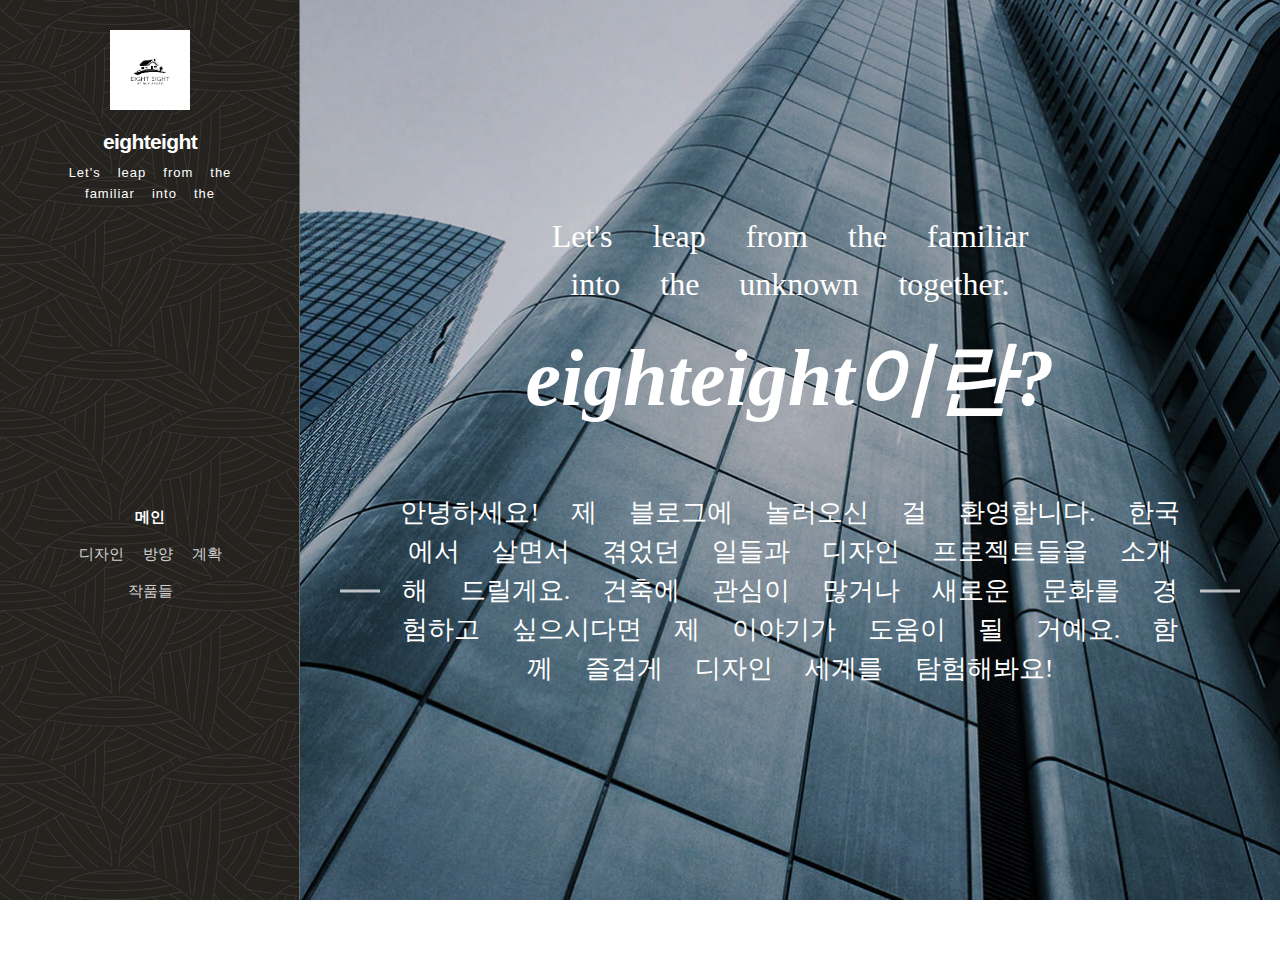
<file: home.html>
<!DOCTYPE html>
<html class="no-js" prefix="og: https://ogp.me/ns#" lang="en">

<head>
	<link rel="preconnect" href="https://duyn491kcolsw.cloudfront.net" crossorigin="">
	<link rel="preconnect" href="https://fonts.gstatic.com" crossorigin="">
	<meta charset="utf-8">
	<link rel="icon" href="images/2div3h.svg" type="image/svg+xml" sizes="any">
	<link rel="icon" href="images/07fzq8.svg" type="image/svg+xml" sizes="16x16">
	<link rel="icon" href="1j3767.ico">
	<link rel="apple-touch-icon" href="1j3767.ico">
	<link rel="icon" href="1j3767.ico">
	<meta http-equiv="X-UA-Compatible" content="IE=edge">
	<title>eighteight</title>
	<meta name="viewport" content="width=device-width,initial-scale=1">
	<meta name="msapplication-tap-highlight" content="no">

	<link href="css/0rklmm.css" media="print" rel="stylesheet">
	<link href="css/1f704g.css" media="screen and (min-width:100000em)" rel="stylesheet" data-type="cq" disabled="">
	<link rel="stylesheet" href="css/1znvi7.css">
	<link rel="stylesheet" href="css/37lxit.css" media="screen and (min-width:37.5em)">
	<link rel="stylesheet" href="css/0kocw0.css" data-wnd_color_scheme_file="">
	<link rel="stylesheet" href="css/165wwj.css" data-wnd_color_scheme_desktop_file=""
		media="screen and (min-width:37.5em)">
	<link rel="stylesheet" href="css/1jorv9.css" data-wnd_additive_color_file="">
	<link rel="stylesheet" href="css/45uc11.css" data-wnd_typography_file="">
	<link rel="stylesheet" href="css/18i4oj.css" data-wnd_typography_desktop_file=""
		media="screen and (min-width:37.5em)">
	<script>(() => { let e = !1; const t = () => { if (!e && window.innerWidth >= 600) { for (let e = 0, t = document.querySelectorAll('head > link[href*="css"][media="screen and (min-width:37.5em)"]'); e < t.length; e++)t[e].removeAttribute("disabled"); e = !0 } }; t(), window.addEventListener("resize", t), "container" in document.documentElement.style || fetch(document.querySelector('head > link[data-type="cq"]').getAttribute("href")).then((e => { e.text().then((e => { const t = document.createElement("style"); document.head.appendChild(t), t.appendChild(document.createTextNode(e)), import("https://duyn491kcolsw.cloudfront.net/client/js.polyfill/container-query-polyfill.modern.js").then((() => { let e = setInterval((function () { document.body && (document.body.classList.add("cq-polyfill-loaded"), clearInterval(e)) }), 100) })) })) })) })()</script>
	<link rel="preload stylesheet" href="https://duyn491kcolsw.cloudfront.net/files/22/22p/22p7r7.css?ph=8a35d3e221"
		as="style">
	<meta name="description" content="">
	<meta name="keywords" content="">
	<meta name="generator" content="Webnode 2">
	<meta name="apple-mobile-web-app-capable" content="no">
	<meta name="apple-mobile-web-app-status-bar-style" content="black">
	<meta name="format-detection" content="telephone=no">

	<meta property="og:url" content="https://eighteight5.webnode.kr/">
	<meta property="og:title" content="eighteight">
	<meta property="og:type" content="article">
	<meta property="og:site_name" content="eighteight">
	<meta property="og:image" content="images/0cuf0u_1.jpg">
	<meta property="og:article:published_time" content="2024-12-09T00:00:00+0100">
	<meta name="robots" content="noindex,nofollow">
	<link rel="canonical" href="https://eighteight5.webnode.kr/">
	<script>window.checkAndChangeSvgColor = function (c) { try { var a = document.getElementById(c); if (a) { c = [["border", "borderColor"], ["outline", "outlineColor"], ["color", "color"]]; for (var h, b, d, f = [], e = 0, m = c.length; e < m; e++)if (h = window.getComputedStyle(a)[c[e][1]].replace(/\s/g, "").match(/^rgb[a]?\(([0-9]{1,3}),([0-9]{1,3}),([0-9]{1,3})/i)) { b = ""; for (var g = 1; 3 >= g; g++)b += ("0" + parseInt(h[g], 10).toString(16)).slice(-2); "0" === b.charAt(0) && (d = parseInt(b.substr(0, 2), 16), d = Math.max(16, d), b = d.toString(16) + b.slice(-4)); f.push(c[e][0] + "=" + b) } if (f.length) { var k = a.getAttribute("data-src"), l = k + (0 > k.indexOf("?") ? "?" : "&") + f.join("&"); a.src != l && (a.src = l, a.outerHTML = a.outerHTML) } } } catch (n) { } };</script>
</head>

<body
	class="l wt-home ac-i l-sidebar l-d-none b-btn-r b-btn-s-l b-btn-dn b-btn-bw-1 img-d-n img-t-o img-h-z line-solid b-e-ds lbox-d c-s-n  wnd-free-bar-fixed  wnd-fe">
	<noscript>
		<iframe src="https://www.googletagmanager.com/ns.html?id=GTM-542MMSL" height="0" width="0"
			style="display:none;visibility:hidden">
		</iframe>
	</noscript>

	<div
		class="wnd-page l-page cs-gray ac-none t-t-fs-s t-t-fw-m t-t-sp-n t-t-d-t t-s-fs-s t-s-fw-l t-s-sp-n t-s-d-n t-p-fs-s t-p-fw-s t-p-sp-n t-h-fs-m t-h-fw-s t-h-sp-n t-bq-fs-m t-bq-fw-s t-bq-sp-n t-bq-d-l t-btn-fw-l t-nav-fw-l t-pd-fw-l t-nav-tt-n">
		<div class="l-w t cf t-25">
			<div class="l-bg cf">
				<div class="s-bg-l">


				</div>
			</div>
			<header class="l-h cf">
				<div class="sw cf">
					<div class="sw-c cf">
						<section data-space="true"
							class="s s-hn s-hn-sidebar wnd-mt-sidebar menu-default s-hn-slogan logo-sidebar sc-m wnd-background-pattern  hm-claims wnd-nav-border wnd-nav-sticky">
							<div class="s-w">
								<div class="s-o">
									<div class="s-bg">
										<div class="s-bg-l wnd-background-pattern  bgpos-center-center bgatt-scroll"
											style="background-image:url('images/4c5fs8.jpg')">


										</div>
									</div>
									<div class="h-w h-f wnd-fixed">
										<div class="s-i">
											<div class="n-l">
												<div class="s-c menu-nav">
													<div class="logo-block">
														<div class="b b-l logo logo-default logo-nb brandon-grotesque logo-21 wnd-logo-with-text wnd-iar-1-1 b-ls-m"
															id="wnd_LogoBlock_778260835"
															data-wnd_mvc_type="wnd.fe.LogoBlock">
															<div class="b-l-c logo-content">


																<div class="b-l-image logo-image">
																	<div class="b-l-image-w logo-image-cell">
																		<picture>
																			<source
																				srcset="images/Black%20and%20White%20Real%20Estate%20Flat%20Illustrative%20Service%20Logo.webp 450w, images/Black%20and%20White%20Real%20Estate%20Flat%20Illustrative%20Service%20Logo_1.webp 500w, images/Black%20and%20White%20Real%20Estate%20Flat%20Illustrative%20Service%20Logo_2.webp 500w"
																				sizes="(min-width: 600px) 450px, (min-width: 360px) calc(100vw * 0.8), 100vw">
																			<img src="images/Black%20and%20White%20Real%20Estate%20Flat%20Illustrative%20Service%20Logo.png"
																				alt="" width="500" height="500"
																				class="wnd-logo-img">
																		</picture>
																	</div>
																</div>



																<div class="b-l-br logo-br"></div>

																<div class="b-l-text logo-text-wrapper">
																	<div class="b-l-text-w logo-text">
																		<span
																			class="b-l-text-c logo-text-cell"><strong>eighteight</strong></span>
																	</div>
																</div>


															</div>
														</div>
														<div class="logo-slogan claim">
															<span class="sit b claim-default claim-nb slogan-13">
																<span class="sit-w"><span class="sit-c">Let's leap from
																		the familiar into the unknown
																		together.</span></span>
															</span>
														</div>
													</div>

													<div class="nav-wrapper">

														<div class="cart-block">

														</div>



														<div id="menu-mobile">
															<a href="#" id="menu-submit"><span></span>Menu</a>
														</div>

														<div id="menu-block">
															<nav id="menu" data-type="vertical">
																<div class="menu-font menu-wrapper">
																	<a href="#" class="menu-close" rel="nofollow"
																		title="Close Menu"></a>
																	<ul class="level-1">
																		<li class="wnd-active   wnd-homepage">
																			<a class="menu-item" href="home.html"><span
																					class="menu-item-text">메인</span></a>

																		</li>
																		<li>
																			<a class="menu-item"
																				href="thepark.html"><span
																					class="menu-item-text">디자인 방양
																					계확</span></a>

																		</li>
																		<li>
																			<a class="menu-item"
																				href="trip-advisor.html"><span
																					class="menu-item-text">작품들</span></a>

																		</li>
																	</ul>
																	<span class="more-text">More</span>
																</div>
															</nav>
															<div class="scrollup"></div>
															<div class="scrolldown"></div>
														</div>

													</div>
												</div>
											</div>
										</div>
									</div>
								</div>
							</div>
						</section>
					</div>
				</div>
			</header>
			<main class="l-m cf">
				<div class="sw cf">
					<div class="sw-c cf">
						<section
							class="s s-hm s-hm-claims s-hm-three-claims cf sc-m wnd-background-image  wnd-w-narrow wnd-s-normal wnd-h-full wnd-nh-m wnd-p-cc hn-slogan">
							<div class="s-w cf">
								<div class="s-o cf">
									<div class="s-bg">
										<div
											class="s-bg-l wnd-background-image fx-none bgpos-center-center bgatt-scroll">
											<picture><img src="images/0cuf0u.jpg" width="1920" height="898" alt=""
													fetchpriority="high"></picture>

										</div>
									</div>
									<div class="h-c s-c">
										<div class="h-c-b">
											<div class="h-c-b-i">
												<h4 class="claim quote-claim cf"><span
														class="sit b claim-default claim-nb cormorant claim-32">
														<span class="sit-w"><span class="sit-c">Let's leap from the
																familiar into the unknown together.</span></span>
													</span></h4>
												<h1 class="claim cf"><span
														class="sit b claim-default claim-nb abril-fatface claim-80">
														<span class="sit-w"><span
																class="sit-c"><strong><em>eighteight이란?</em></strong></span></span>
													</span></h1>
												<h3 class="claim cf"><span
														class="sit b claim-beside claim-nb pt-serif claim-26">
														<span class="sit-w"><span class="sit-c">안녕하세요! 제 블로그에 놀러오신 걸
																환영합니다. 한국에서 살면서 겪었던 일들과 디자인 프로젝트들을 소개해 드릴게요. 건축에 관심이 많거나
																새로운 문화를 경험하고 싶으시다면 제 이야기가 도움이 될 거예요. 함께 즐겁게 디자인 세계를
																탐험해봐요!</span></span>
													</span></h3>
											</div>
										</div>
									</div>
								</div>
							</div>
						</section>
					</div>
				</div>
			</main>
			<footer class="l-f cf">
				<div class="sw cf">
					<div class="sw-c cf">
						<section data-wn-border-element="s-f-border"
							class="s s-f s-f-basic s-f-simple sc-w   wnd-w-narrow wnd-s-normal">
							<div class="s-w">
								<div class="s-o">
									<div class="s-bg">
										<div class="s-bg-l">


										</div>
									</div>
									<div class="s-c s-f-l-w s-f-border">
										<div class="s-f-l b-s b-s-t0 b-s-b0">
											<div class="s-f-l-c s-f-l-c-first">
												<div class="s-f-cr"><span class="it b link">
														<span class="it-c"></span>
													</span></div>

											</div>
											<div class="s-f-l-c s-f-l-c-last">
												<div class="s-f-lang lang-select cf">

												</div>
											</div>
											<div class="s-f-l-c s-f-l-c-currency">
												<div class="s-f-ccy ccy-select cf">

												</div>
											</div>
										</div>
									</div>
								</div>
							</div>
						</section>
					</div>
				</div>
			</footer>
		</div>
	</div>

	<script src="js/3h1vyi.js" crossorigin="anonymous" type="module"></script>
	<script>document.querySelector(".wnd-fe") && [...document.querySelectorAll(".c")].forEach((e => { const t = e.querySelector(".b-text:only-child"); t && "" === t.querySelector(".b-text-c").innerText && e.classList.add("column-empty") }))</script>


	<script src="js/lang.en.1448.js" crossorigin="anonymous"></script>
	<script src="js/compiled.multi.2-1764.js" crossorigin="anonymous"></script>
	<script>var wnd = wnd || {}; wnd.$data = { "image_content_items": { "wnd_ThumbnailBlock_1": { "id": "wnd_ThumbnailBlock_1", "type": "wnd.pc.ThumbnailBlock" }, "wnd_HeaderSection_header_main_278851874": { "id": "wnd_HeaderSection_header_main_278851874", "type": "wnd.pc.HeaderSection" }, "wnd_ImageBlock_486205765": { "id": "wnd_ImageBlock_486205765", "type": "wnd.pc.ImageBlock" }, "wnd_LogoBlock_778260835": { "id": "wnd_LogoBlock_778260835", "type": "wnd.pc.LogoBlock" }, "wnd_FooterSection_footer_94598521": { "id": "wnd_FooterSection_footer_94598521", "type": "wnd.pc.FooterSection" } }, "svg_content_items": { "wnd_ImageBlock_486205765": { "id": "wnd_ImageBlock_486205765", "type": "wnd.pc.ImageBlock" }, "wnd_LogoBlock_778260835": { "id": "wnd_LogoBlock_778260835", "type": "wnd.pc.LogoBlock" } }, "content_items": [], "eshopSettings": { "ESHOP_SETTINGS_DISPLAY_PRICE_WITHOUT_VAT": false, "ESHOP_SETTINGS_DISPLAY_ADDITIONAL_VAT": false, "ESHOP_SETTINGS_DISPLAY_SHIPPING_COST": false }, "project_info": { "isMultilanguage": false, "isMulticurrency": false, "eshop_tax_enabled": "1", "country_code": "kr", "contact_state": "", "eshop_tax_type": "VAT", "eshop_discounts": false, "graphQLURL": "https:\/\/eighteight5.webnode.kr\/servers\/graphql\/", "iubendaSettings": { "cookieBarCode": "", "cookiePolicyCode": "", "privacyPolicyCode": "", "termsAndConditionsCode": "" } } };</script>
	<script>wnd.$system = { "fileSystemType": "aws_s3", "localFilesPath": "https:\/\/eighteight5.webnode.kr\/_files\/", "awsS3FilesPath": "https:\/\/8a35d3e221.cbaul-cdnwnd.com\/98860749a5c47f3e1e3b129e42a7ca81\/", "staticFiles": "https:\/\/duyn491kcolsw.cloudfront.net\/files", "isCms": false, "staticCDNServers": ["https:\/\/duyn491kcolsw.cloudfront.net\/"], "fileUploadAllowExtension": ["jpg", "jpeg", "jfif", "png", "gif", "bmp", "ico", "svg", "webp", "tiff", "pdf", "doc", "docx", "ppt", "pptx", "pps", "ppsx", "odt", "xls", "xlsx", "txt", "rtf", "mp3", "wma", "wav", "ogg", "amr", "flac", "m4a", "3gp", "avi", "wmv", "mov", "mpg", "mkv", "mp4", "mpeg", "m4v", "swf", "gpx", "stl", "csv", "xml", "txt", "dxf", "dwg", "iges", "igs", "step", "stp"], "maxUserFormFileLimit": 4194304, "frontendLanguage": "en", "backendLanguage": "fr", "frontendLanguageId": "1", "page": { "id": 200000025, "identifier": "home", "template": { "id": 200000005, "styles": { "typography": "t-25_new", "typoTitleSizes": "t-t-fs-s", "typoTitleWeights": "t-t-fw-m", "typoTitleSpacings": "t-t-sp-n", "typoTitleDecorations": "t-t-d-t", "typoSubtitleSizes": "t-s-fs-s", "typoSubtitleWeights": "t-s-fw-l", "typoSubtitleSpacings": "t-s-sp-n", "typoSubtitleDecorations": "t-s-d-n", "typoParagraphSizes": "t-p-fs-s", "typoParagraphWeights": "t-p-fw-s", "typoParagraphSpacings": "t-p-sp-n", "typoHeadingSizes": "t-h-fs-m", "typoHeadingWeights": "t-h-fw-s", "typoHeadingSpacings": "t-h-sp-n", "typoBlockquoteSizes": "t-bq-fs-m", "typoBlockquoteWeights": "t-bq-fw-s", "typoBlockquoteSpacings": "t-bq-sp-n", "typoBlockquoteDecorations": "t-bq-d-l", "scheme": "cs-gray", "additiveColor": "ac-none", "acHeadings": false, "acSubheadings": false, "acIcons": true, "acOthers": false, "imageStyle": "img-d-n", "imageHover": "img-h-z", "imageTitle": "img-t-o", "buttonStyle": "b-btn-r", "buttonSize": "b-btn-s-l", "buttonDecoration": "b-btn-dn", "buttonBorders": "b-btn-bw-1", "lineStyle": "line-solid", "eshopGridItemStyle": "b-e-ds", "formStyle": "default", "menuType": "", "menuStyle": "menu-default", "lightboxStyle": "lbox-d", "columnSpaces": "c-s-n", "sectionWidth": "wnd-w-narrow", "sectionSpace": "wnd-s-normal", "layoutType": "l-sidebar", "layoutDecoration": "l-d-none", "background": { "default": null }, "backgroundSettings": { "default": "" } } }, "layout": "homepage", "name": "\uba54\uc778", "html_title": "", "language": "en", "langId": 1, "isHomepage": true, "meta_description": "", "meta_keywords": "", "header_code": null, "footer_code": null, "styles": { "pageBased": { "navline": { "variant": "sidebar_slogan", "style": { "sectionColor": "sc-w", "sectionWidth": "wnd-w-default", "sectionHeight": "wnd-nh-m" } } } }, "countFormsEntries": [] }, "listingsPrefix": "\/l\/", "productPrefix": "\/p\/", "cartPrefix": "\/cart\/", "checkoutPrefix": "\/checkout\/", "searchPrefix": "\/search\/", "isCheckout": false, "isEshop": false, "hasBlog": false, "isProductDetail": false, "isListingDetail": false, "listing_page": [], "hasEshopAnalytics": false, "gTagId": null, "gAdsId": null, "format": { "be": { "DATE_TIME": { "mask": "%d\/%m\/%Y %H:%M", "regexp": "^(((0?[1-9]|[1,2][0-9]|3[0,1])\\\/(0?[1-9]|1[0-2])\\\/[0-9]{1,4})(( [0-1][0-9]| 2[0-3]):[0-5][0-9])?|(([0-9]{4}(0[1-9]|1[0-2])(0[1-9]|[1,2][0-9]|3[0,1])(0[0-9]|1[0-9]|2[0-3])[0-5][0-9][0-5][0-9])))?$" }, "DATE": { "mask": "%d\/%m\/%Y", "regexp": "^((0?[1-9]|[1,2][0-9]|3[0,1])\\\/(0?[1-9]|1[0-2])\\\/[0-9]{1,4})$" }, "CURRENCY": { "mask": { "point": ",", "thousands": " ", "decimals": 2, "mask": "%s", "zerofill": true } } }, "fe": { "DATE_TIME": { "mask": "%d\/%m\/%Y %H:%M", "regexp": "^(((0?[1-9]|[1,2][0-9]|3[0,1])\\\/(0?[1-9]|1[0-2])\\\/[0-9]{1,4})(( [0-1][0-9]| 2[0-3]):[0-5][0-9])?|(([0-9]{4}(0[1-9]|1[0-2])(0[1-9]|[1,2][0-9]|3[0,1])(0[0-9]|1[0-9]|2[0-3])[0-5][0-9][0-5][0-9])))?$" }, "DATE": { "mask": "%d\/%m\/%Y", "regexp": "^((0?[1-9]|[1,2][0-9]|3[0,1])\\\/(0?[1-9]|1[0-2])\\\/[0-9]{1,4})$" }, "CURRENCY": { "mask": { "point": ".", "thousands": ",", "decimals": 2, "mask": "%s", "zerofill": true } } } }, "e_product": null, "listing_item": null, "feReleasedFeatures": { "eshopPriceDisplaySettings": true, "dualCurrency": false, "HeurekaSatisfactionSurvey": true, "useOnlyDefaultFreeBar": true, "productAvailability": true }, "labels": { "dualCurrency.fixedRate": "", "invoicesGenerator.W2EshopInvoice.alreadyPayed": "Do not pay! - Already paid", "invoicesGenerator.W2EshopInvoice.amount": "Quantity:", "invoicesGenerator.W2EshopInvoice.contactInfo": "Contact information:", "invoicesGenerator.W2EshopInvoice.couponCode": "Coupon code:", "invoicesGenerator.W2EshopInvoice.customer": "Customer:", "invoicesGenerator.W2EshopInvoice.dateOfIssue": "Date issued:", "invoicesGenerator.W2EshopInvoice.dateOfTaxableSupply": "Date of taxable supply:", "invoicesGenerator.W2EshopInvoice.dic": "VAT Reg No:", "invoicesGenerator.W2EshopInvoice.discount": "Discount", "invoicesGenerator.W2EshopInvoice.dueDate": "Due date:", "invoicesGenerator.W2EshopInvoice.email": "Email:", "invoicesGenerator.W2EshopInvoice.filenamePrefix": "Invoice-", "invoicesGenerator.W2EshopInvoice.fiscalCode": "Fiscal code:", "invoicesGenerator.W2EshopInvoice.freeShipping": "Free shipping", "invoicesGenerator.W2EshopInvoice.ic": "Company ID:", "invoicesGenerator.W2EshopInvoice.invoiceNo": "Invoice number", "invoicesGenerator.W2EshopInvoice.invoiceNoTaxed": "Invoice - Tax invoice number", "invoicesGenerator.W2EshopInvoice.notVatPayers": "Not VAT registered", "invoicesGenerator.W2EshopInvoice.orderNo": "Order number:", "invoicesGenerator.W2EshopInvoice.paymentPrice": "Payment method price:", "invoicesGenerator.W2EshopInvoice.pec": "PEC:", "invoicesGenerator.W2EshopInvoice.phone": "Phone:", "invoicesGenerator.W2EshopInvoice.priceExTax": "Price excl. tax:", "invoicesGenerator.W2EshopInvoice.priceIncludingTax": "Price incl. tax:", "invoicesGenerator.W2EshopInvoice.product": "Product:", "invoicesGenerator.W2EshopInvoice.productNr": "Product number:", "invoicesGenerator.W2EshopInvoice.recipientCode": "Recipient code:", "invoicesGenerator.W2EshopInvoice.shippingAddress": "Shipping address:", "invoicesGenerator.W2EshopInvoice.shippingPrice": "Shipping price:", "invoicesGenerator.W2EshopInvoice.subtotal": "Subtotal:", "invoicesGenerator.W2EshopInvoice.sum": "Total:", "invoicesGenerator.W2EshopInvoice.supplier": "Provider:", "invoicesGenerator.W2EshopInvoice.tax": "Tax:", "invoicesGenerator.W2EshopInvoice.total": "Total:", "invoicesGenerator.W2EshopInvoice.web": "Web:", "wnd.errorBandwidthStorage.description": "We apologize for any inconvenience. If you are the website owner, please log in to your account to learn how to get your website back online.", "wnd.errorBandwidthStorage.heading": "This website is temporarily unavailable (or under maintenance)", "wnd.es.CheckoutShippingService.correiosDeliveryWithSpecialConditions": "CEP de destino est\u00e1 sujeito a condi\u00e7\u00f5es especiais de entrega pela ECT e ser\u00e1 realizada com o acr\u00e9scimo de at\u00e9 7 (sete) dias \u00fateis ao prazo regular.", "wnd.es.CheckoutShippingService.correiosWithoutHomeDelivery": "CEP de destino est\u00e1 temporariamente sem entrega domiciliar. A entrega ser\u00e1 efetuada na ag\u00eancia indicada no Aviso de Chegada que ser\u00e1 entregue no endere\u00e7o do destinat\u00e1rio", "wnd.es.ProductEdit.unit.cm": "cm", "wnd.es.ProductEdit.unit.floz": "fl oz", "wnd.es.ProductEdit.unit.ft": "ft", "wnd.es.ProductEdit.unit.ft2": "ft\u00b2", "wnd.es.ProductEdit.unit.g": "g", "wnd.es.ProductEdit.unit.gal": "gal", "wnd.es.ProductEdit.unit.in": "in", "wnd.es.ProductEdit.unit.inventoryQuantity": "pcs", "wnd.es.ProductEdit.unit.inventorySize": "cm", "wnd.es.ProductEdit.unit.inventorySize.cm": "cm", "wnd.es.ProductEdit.unit.inventorySize.inch": "in", "wnd.es.ProductEdit.unit.inventoryWeight": "kg", "wnd.es.ProductEdit.unit.inventoryWeight.kg": "kg", "wnd.es.ProductEdit.unit.inventoryWeight.lb": "lb", "wnd.es.ProductEdit.unit.l": "l", "wnd.es.ProductEdit.unit.m": "m", "wnd.es.ProductEdit.unit.m2": "m\u00b2", "wnd.es.ProductEdit.unit.m3": "m\u00b3", "wnd.es.ProductEdit.unit.mg": "mg", "wnd.es.ProductEdit.unit.ml": "ml", "wnd.es.ProductEdit.unit.mm": "mm", "wnd.es.ProductEdit.unit.oz": "oz", "wnd.es.ProductEdit.unit.pcs": "pcs", "wnd.es.ProductEdit.unit.pt": "pt", "wnd.es.ProductEdit.unit.qt": "qt", "wnd.es.ProductEdit.unit.yd": "yd", "wnd.es.ProductList.inventory.outOfStock": "Out of stock", "wnd.fe.CheckoutFi.creditCard": "Credit card", "wnd.fe.CheckoutSelectMethodKlarnaPlaygroundItem": "{name} playground test", "wnd.fe.CheckoutSelectMethodZasilkovnaItem.change": "Change pick up point", "wnd.fe.CheckoutSelectMethodZasilkovnaItem.choose": "Choose your pick up point", "wnd.fe.CheckoutSelectMethodZasilkovnaItem.error": "Please select a pick up point", "wnd.fe.CheckoutZipField.brInvalid": "Please enter valid ZIP code in format XXXXX-XXX", "wnd.fe.CookieBar.message": "This website uses cookies to provide the necessary site functionality and to improve your experience. By using our website, you agree to our privacy policy.", "wnd.fe.FeFooter.createWebsite": "Create your website for free!", "wnd.fe.FormManager.error.file.invalidExtOrCorrupted": "This file cannot be processed. Either the file has been corrupted or the extension doesn't match the format of the file.", "wnd.fe.FormManager.error.file.notAllowedExtension": "File extension \u0022{EXTENSION}\u0022 is not allowed.", "wnd.fe.FormManager.error.file.required": "Please choose a file to upload.", "wnd.fe.FormManager.error.file.sizeExceeded": "Maximum size of the uploaded file is {SIZE} MB.", "wnd.fe.FormManager.error.userChangePassword": "Passwords do not match", "wnd.fe.FormManager.error.userLogin.inactiveAccount": "Your registration has not been approved yet, you cannot log in.", "wnd.fe.FormManager.error.userLogin.invalidLogin": "Incorrect user name (email) or password!", "wnd.fe.FreeBarBlock.buttonText": "Get started", "wnd.fe.FreeBarBlock.longText": "This website was made with Webnode. \u003Cstrong\u003ECreate your own\u003C\/strong\u003E for free today!", "wnd.fe.ListingData.shortMonthName.Apr": "Apr", "wnd.fe.ListingData.shortMonthName.Aug": "Aug", "wnd.fe.ListingData.shortMonthName.Dec": "Dec", "wnd.fe.ListingData.shortMonthName.Feb": "Feb", "wnd.fe.ListingData.shortMonthName.Jan": "Jan", "wnd.fe.ListingData.shortMonthName.Jul": "Jul", "wnd.fe.ListingData.shortMonthName.Jun": "Jun", "wnd.fe.ListingData.shortMonthName.Mar": "Mar", "wnd.fe.ListingData.shortMonthName.May": "May", "wnd.fe.ListingData.shortMonthName.Nov": "Nov", "wnd.fe.ListingData.shortMonthName.Oct": "Oct", "wnd.fe.ListingData.shortMonthName.Sep": "Sep", "wnd.fe.ShoppingCartManager.count.between2And4": "{COUNT} items", "wnd.fe.ShoppingCartManager.count.moreThan5": "{COUNT} items", "wnd.fe.ShoppingCartManager.count.one": "{COUNT} item", "wnd.fe.ShoppingCartTable.label.itemsInStock": "Only {COUNT} pcs available in stock", "wnd.fe.ShoppingCartTable.label.itemsInStock.between2And4": "Only {COUNT} pcs available in stock", "wnd.fe.ShoppingCartTable.label.itemsInStock.moreThan5": "Only {COUNT} pcs available in stock", "wnd.fe.ShoppingCartTable.label.itemsInStock.one": "Only {COUNT} pc available in stock", "wnd.fe.ShoppingCartTable.label.outOfStock": "Out of stock", "wnd.fe.UserBar.logOut": "Log Out", "wnd.pc.BlogDetailPageZone.next": "Newer posts", "wnd.pc.BlogDetailPageZone.previous": "Older posts", "wnd.pc.ContactInfoBlock.placeholder.infoMail": "E.g. contact@example.com", "wnd.pc.ContactInfoBlock.placeholder.infoPhone": "E.g. +44 020 1234 5678", "wnd.pc.ContactInfoBlock.placeholder.infoText": "E.g. We are open daily from 9am to 6pm", "wnd.pc.CookieBar.button.advancedClose": "Close", "wnd.pc.CookieBar.button.advancedOpen": "Open advanced settings", "wnd.pc.CookieBar.button.advancedSave": "Save", "wnd.pc.CookieBar.link.disclosure": "Disclosure", "wnd.pc.CookieBar.title.advanced": "Advanced settings", "wnd.pc.CookieBar.title.option.functional": "Functional cookies", "wnd.pc.CookieBar.title.option.marketing": "Marketing \/ third party cookies", "wnd.pc.CookieBar.title.option.necessary": "Essential cookies", "wnd.pc.CookieBar.title.option.performance": "Performance cookies", "wnd.pc.CookieBarReopenBlock.text": "Cookies", "wnd.pc.FileBlock.download": "DOWNLOAD", "wnd.pc.FormBlock.action.defaultMessage.text": "The form was submitted successfully.", "wnd.pc.FormBlock.action.defaultMessage.title": "Thank you!", "wnd.pc.FormBlock.action.invisibleCaptchaInfoText": "This site is protected by reCAPTCHA and the Google \u003Clink1\u003EPrivacy Policy\u003C\/link1\u003E and \u003Clink2\u003ETerms of Service\u003C\/link2\u003E apply.", "wnd.pc.FormBlock.action.submitBlockedDisabledBecauseSiteSecurity": "This form entry cannot be submitted (the website owner blocked your area).", "wnd.pc.FormBlock.mail.value.no": "No", "wnd.pc.FormBlock.mail.value.yes": "Yes", "wnd.pc.FreeBarBlock.text": "Powered by", "wnd.pc.ListingDetailPageZone.next": "Next", "wnd.pc.ListingDetailPageZone.previous": "Previous", "wnd.pc.ListingItemCopy.namePrefix": "Copy of", "wnd.pc.Option.defaultText": "Other option", "wnd.pc.PageCopy.namePrefix": "Copy of", "wnd.pc.PhotoGalleryBlock.placeholder.text": "No images were found in this photo gallery.", "wnd.pc.PhotoGalleryBlock.placeholder.title": "Photo Gallery", "wnd.pc.ProductAddToCartBlock.addToCart": "Add to cart", "wnd.pc.ProductAvailability.in14Days": "Available in 14 days", "wnd.pc.ProductAvailability.in3Days": "Available in 3 days", "wnd.pc.ProductAvailability.in7Days": "Available in 7 days", "wnd.pc.ProductAvailability.inMonth": "Available in 1 month", "wnd.pc.ProductAvailability.inMoreThanMonth": "Available in more than 1 month", "wnd.pc.ProductAvailability.inStock": "In stock", "wnd.pc.ProductGalleryBlock.placeholder.text": "No images found in this product gallery.", "wnd.pc.ProductGalleryBlock.placeholder.title": "Product gallery", "wnd.pc.ProductItem.button.viewDetail": "Product page", "wnd.pc.ProductOptionGroupBlock.notSelected": "No variant selected", "wnd.pc.ProductOutOfStockBlock.label": "Out of stock", "wnd.pc.ProductPriceBlock.prefixText": "Starting at ", "wnd.pc.ProductPriceBlock.suffixText": "", "wnd.pc.ProductPriceExcludingVATBlock.USContent": "price excl. VAT", "wnd.pc.ProductPriceExcludingVATBlock.content": "price incl. VAT", "wnd.pc.ProductShippingInformationBlock.content": "excluding shipping cost", "wnd.pc.ProductVATInformationBlock.content": "excl. VAT {PRICE}", "wnd.pc.ProductsZone.label.collections": "Categories", "wnd.pc.ProductsZone.placeholder.noProductsInCategory": "This category is empty. Assign products to it or choose another category.", "wnd.pc.ProductsZone.placeholder.text": "There are no products yet. Start by clicking \u0022Add product\u0022.", "wnd.pc.ProductsZone.placeholder.title": "Products", "wnd.pc.ProductsZoneModel.label.allCollections": "All products", "wnd.pc.SearchBlock.allListingItems": "All blog posts", "wnd.pc.SearchBlock.allPages": "All pages", "wnd.pc.SearchBlock.allProducts": "All products", "wnd.pc.SearchBlock.allResults": "Show all results", "wnd.pc.SearchBlock.iconText": "Search", "wnd.pc.SearchBlock.inputPlaceholder": "I'm looking for...", "wnd.pc.SearchBlock.matchInListingItemIdentifier": "Post with the term \u0022{IDENTIFIER}\u0022 in URL", "wnd.pc.SearchBlock.matchInPageIdentifier": "Page with the term \u0022{IDENTIFIER}\u0022 in URL", "wnd.pc.SearchBlock.noResults": "No results found", "wnd.pc.SearchBlock.requestError": "Error: Unable to load more results. Please refresh the page or \u003Clink1\u003Eclick here to try again\u003C\/link1\u003E.", "wnd.pc.SearchResultsZone.emptyResult": "There are no results matching your search. Please try using a different term.", "wnd.pc.SearchResultsZone.foundProducts": "Products found:", "wnd.pc.SearchResultsZone.listingItemsTitle": "Blog posts", "wnd.pc.SearchResultsZone.pagesTitle": "Pages", "wnd.pc.SearchResultsZone.productsTitle": "Products", "wnd.pc.SearchResultsZone.title": "Search results for:", "wnd.pc.SectionMsg.name.eshopCategories": "Categories", "wnd.pc.ShoppingCartTable.label.checkout": "Checkout", "wnd.pc.ShoppingCartTable.label.checkoutDisabled": "Checkout is currently not available (no shipping or payment method)", "wnd.pc.ShoppingCartTable.label.checkoutDisabledBecauseSiteSecurity": "This order cannot be submitted (the store owner blocked your area).", "wnd.pc.ShoppingCartTable.label.continue": "Continue shopping", "wnd.pc.ShoppingCartTable.label.delete": "Delete", "wnd.pc.ShoppingCartTable.label.item": "Product", "wnd.pc.ShoppingCartTable.label.price": "Price", "wnd.pc.ShoppingCartTable.label.quantity": "Quantity", "wnd.pc.ShoppingCartTable.label.sum": "Total", "wnd.pc.ShoppingCartTable.label.totalPrice": "Total", "wnd.pc.ShoppingCartTable.placeholder.text": "You can change that! Pick something from the store.", "wnd.pc.ShoppingCartTable.placeholder.title": "Your shopping cart is empty now.", "wnd.pc.ShoppingCartTotalPriceExcludingVATBlock.label": "excl. VAT", "wnd.pc.ShoppingCartTotalPriceInformationBlock.label": "Excluding shipping cost", "wnd.pc.ShoppingCartTotalPriceWithVATBlock.label": "with VAT", "wnd.pc.ShoppingCartTotalVATBlock.label": "VAT {RATE}%", "wnd.pc.SystemFooterBlock.poweredByWebnode": "Powered by {START_LINK}Webnode{END_LINK}", "wnd.pc.UserBar.logoutText": "Log out", "wnd.pc.UserChangePasswordFormBlock.invalidRecoveryUrl": "The link for resetting your password has timed out. To get a new link, go to the page {START_LINK}Forgotten password{END_LINK}", "wnd.pc.UserRecoveryFormBlock.action.defaultMessage.text": "You can find the link that allows you to change your password in your inbox. If you haven't received this email, please check your spam folder.", "wnd.pc.UserRecoveryFormBlock.action.defaultMessage.title": "The email with instructions has been sent.", "wnd.pc.UserRegistrationFormBlock.action.defaultMessage.text": "Your registration is now awaiting approval. When your registration is approved, we will inform you via email.", "wnd.pc.UserRegistrationFormBlock.action.defaultMessage.title": "Thank you for registering on our website.", "wnd.pc.UserRegistrationFormBlock.action.successfulRegistrationMessage.text": "Your registration was successful and you can now log in to the private pages of this website.", "wnd.pm.AddNewPagePattern.onlineStore": "Online store", "wnd.ps.CookieBarSettingsForm.default.advancedMainText": "You can customize your cookie preferences here. Enable or disable the following categories and save your selection.", "wnd.ps.CookieBarSettingsForm.default.captionAcceptAll": "Accept all", "wnd.ps.CookieBarSettingsForm.default.captionAcceptNecessary": "Accept only necessary", "wnd.ps.CookieBarSettingsForm.default.mainText": "We use cookies to enable the proper functioning and security of our website, and to offer you the best possible user experience." }, "fontSubset": null };</script>
	<script>wnd.trackerConfig = {
			events: { "error": { "name": "Error" }, "publish": { "name": "Publish page" }, "open_premium_popup": { "name": "Open premium popup" }, "upgrade_your_plan": { "name": "Upgrade your plan" }, "ml_lock_page": { "name": "Lock access to page" }, "ml_unlock_page": { "name": "Unlock access to page" }, "ml_start_add_page_member_area": { "name": "Start - add page Member Area" }, "ml_end_add_page_member_area": { "name": "End - add page Member Area" }, "ml_show_activation_popup": { "name": "Show activation popup" }, "ml_activation": { "name": "Member Login Activation" }, "ml_deactivation": { "name": "Member Login Deactivation" }, "ml_enable_require_approval": { "name": "Enable approve registration manually" }, "ml_disable_require_approval": { "name": "Disable approve registration manually" }, "ml_fe_member_registration": { "name": "Member Registration on FE" }, "ml_fe_member_login": { "name": "Login Member" }, "ml_fe_member_recovery": { "name": "Sent recovery email" }, "ml_fe_member_change_password": { "name": "Change Password" }, "undoredo_click_undo": { "name": "Undo\/Redo - click Undo" }, "undoredo_click_redo": { "name": "Undo\/Redo - click Redo" }, "add_page": { "name": "Page adding completed" }, "change_page_order": { "name": "Change of page order" }, "delete_page": { "name": "Page deleted" }, "background_options_change": { "name": "Background setting completed" }, "add_content": { "name": "Content adding completed" }, "delete_content": { "name": "Content deleting completed" }, "change_text": { "name": "Editing of text completed" }, "add_image": { "name": "Image adding completed" }, "add_photo": { "name": "Adding photo to galery completed" }, "change_logo": { "name": "Logo changing completed" }, "open_pages": { "name": "Open Pages" }, "show_page_cms": { "name": "Show Page - CMS" }, "new_section": { "name": "New section completed" }, "delete_section": { "name": "Section deleting completed" }, "add_video": { "name": "Video adding completed" }, "add_maps": { "name": "Maps adding completed" }, "add_button": { "name": "Button adding completed" }, "add_file": { "name": "File adding completed" }, "add_hr": { "name": "Horizontal line adding completed" }, "delete_cell": { "name": "Cell deleting completed" }, "delete_microtemplate": { "name": "Microtemplate deleting completed" }, "add_blog_page": { "name": "Blog page adding completed" }, "new_blog_post": { "name": "New blog post created" }, "new_blog_recent_posts": { "name": "Blog recent posts list created" }, "e_show_products_popup": { "name": "Show products popup" }, "e_show_add_product": { "name": "Show add product popup" }, "e_show_edit_product": { "name": "Show edit product popup" }, "e_show_collections_popup": { "name": "Show collections manager popup" }, "e_show_eshop_settings": { "name": "Show eshop settings popup" }, "e_add_product": { "name": "Add product" }, "e_edit_product": { "name": "Edit product" }, "e_remove_product": { "name": "Remove product" }, "e_bulk_show": { "name": "Bulk show products" }, "e_bulk_hide": { "name": "Bulk hide products" }, "e_bulk_remove": { "name": "Bulk remove products" }, "e_move_product": { "name": "Order products" }, "e_add_collection": { "name": "Add collection" }, "e_rename_collection": { "name": "Rename collection" }, "e_remove_collection": { "name": "Remove collection" }, "e_add_product_to_collection": { "name": "Assign product to collection" }, "e_remove_product_from_collection": { "name": "Unassign product from collection" }, "e_move_collection": { "name": "Order collections" }, "e_add_products_page": { "name": "Add products page" }, "e_add_procucts_section": { "name": "Add products list section" }, "e_add_products_content": { "name": "Add products list content block" }, "e_change_products_zone_style": { "name": "Change style in products list" }, "e_change_products_zone_collection": { "name": "Change collection in products list" }, "e_show_products_zone_collection_filter": { "name": "Show collection filter in products list" }, "e_hide_products_zone_collection_filter": { "name": "Hide collection filter in products list" }, "e_show_product_detail_page": { "name": "Show product detail page" }, "e_add_to_cart": { "name": "Add product to cart" }, "e_remove_from_cart": { "name": "Remove product from cart" }, "e_checkout_step": { "name": "From cart to checkout" }, "e_finish_checkout": { "name": "Finish order" }, "welcome_window_play_video": { "name": "Welcome window - play video" }, "e_import_file": { "name": "Eshop - products import - file info" }, "e_import_upload_time": { "name": "Eshop - products import - upload file duration" }, "e_import_result": { "name": "Eshop - products import result" }, "e_import_error": { "name": "Eshop - products import - errors" }, "e_promo_blogpost": { "name": "Eshop promo - blogpost" }, "e_promo_activate": { "name": "Eshop promo - activate" }, "e_settings_activate": { "name": "Online store - activate" }, "e_promo_hide": { "name": "Eshop promo - close" }, "e_activation_popup_step": { "name": "Eshop activation popup - step" }, "e_activation_popup_activate": { "name": "Eshop activation popup - activate" }, "e_activation_popup_hide": { "name": "Eshop activation popup - close" }, "e_deactivation": { "name": "Eshop deactivation" }, "e_reactivation": { "name": "Eshop reactivation" }, "e_variant_create_first": { "name": "Eshop - variants - add first variant" }, "e_variant_add_option_row": { "name": "Eshop - variants - add option row" }, "e_variant_remove_option_row": { "name": "Eshop - variants - remove option row" }, "e_variant_activate_edit": { "name": "Eshop - variants - activate edit" }, "e_variant_deactivate_edit": { "name": "Eshop - variants - deactivate edit" }, "move_block_popup": { "name": "Move block - show popup" }, "move_block_start": { "name": "Move block - start" }, "publish_window": { "name": "Publish window" }, "welcome_window_video": { "name": "Video welcome window" }, "cookiebar_show": { "name": "Cookiebar was shown" }, "cookiebar_accept_all": { "name": "User accepted all cookies" }, "cookiebar_accept_necessary": { "name": "User accepted necessary cookies" } },
			data: { "user": { "u": 0, "p": 50733757, "lc": "KR", "t": "1" }, "action": { "identifier": "", "name": "", "category": "project", "platform": "WND2", "version": "2-1764_2-1764" }, "browser": { "url": "https:\/\/eighteight5.webnode.kr\/", "ua": "Mozilla\/5.0 (Macintosh; Intel Mac OS X 10_15_7) AppleWebKit\/605.1.15 (KHTML, like Gecko) Version\/17.2.1 Safari\/605.1.15", "referer_url": "", "resolution": "", "ip": "62.133.61.131" } },
			urlPrefix: "https://events.webnode.com/projects/-/events/",
			collection: "PROD",
		}</script>

</body>

</html>
</file>
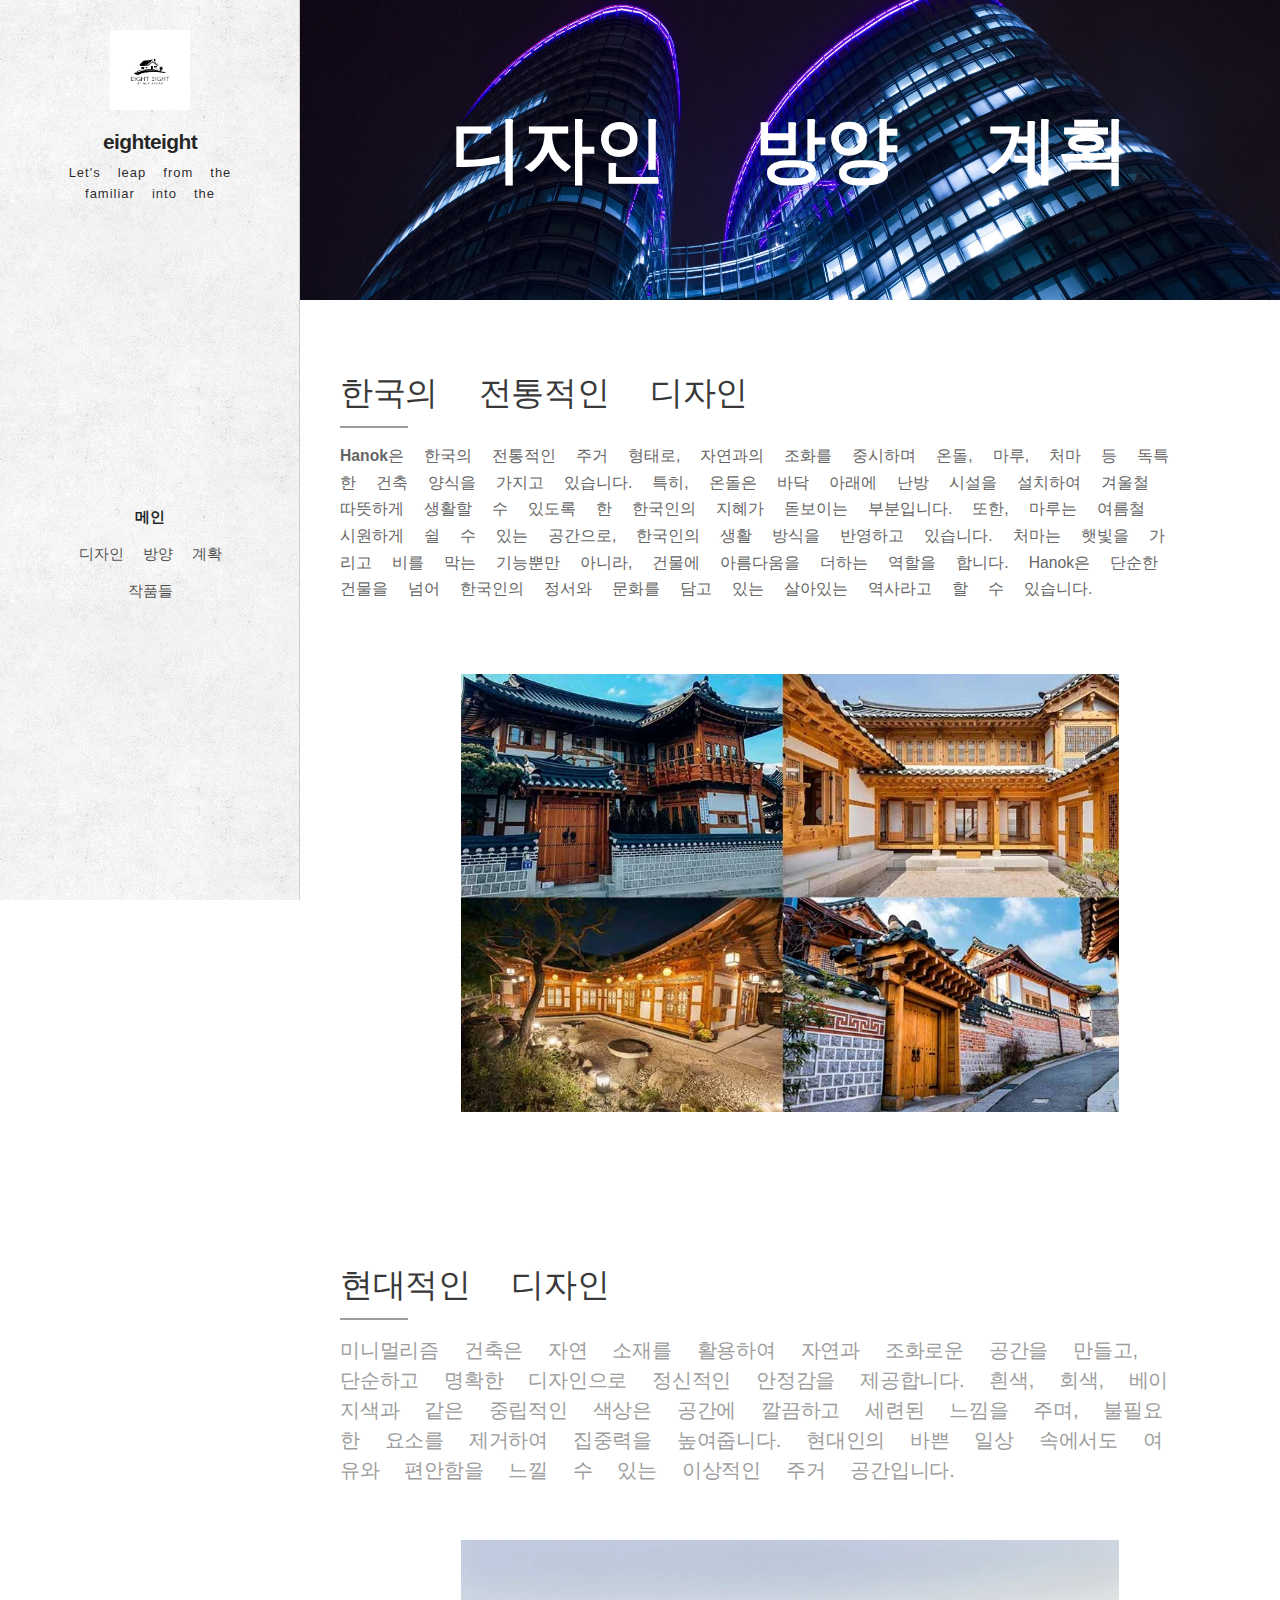
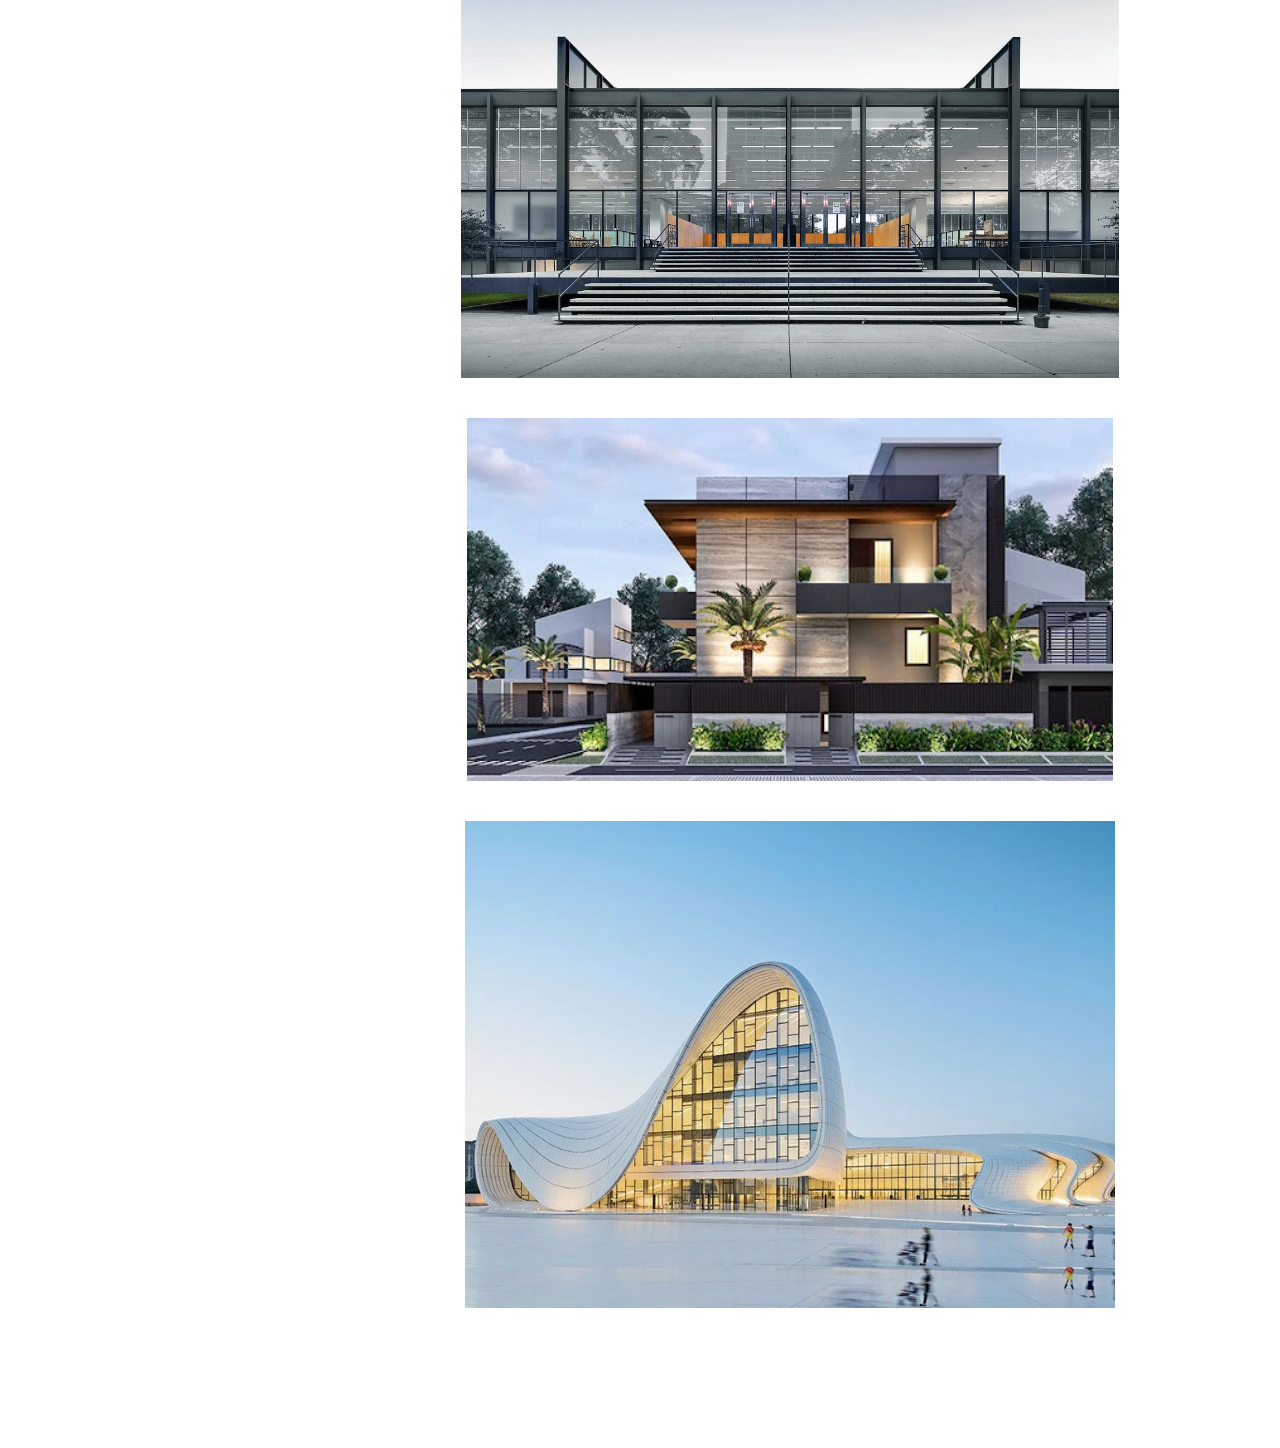
<file: thepark.html>
<!DOCTYPE html>
<html class="no-js" prefix="og: https://ogp.me/ns#" lang="en">

<head>
	<link rel="preconnect" href="https://duyn491kcolsw.cloudfront.net" crossorigin="">
	<link rel="preconnect" href="https://fonts.gstatic.com" crossorigin="">
	<meta charset="utf-8">
	<link rel="icon" href="images/2div3h.svg" type="image/svg+xml" sizes="any">
	<link rel="icon" href="images/07fzq8.svg" type="image/svg+xml" sizes="16x16">
	<link rel="icon" href="1j3767.ico">
	<link rel="apple-touch-icon" href="1j3767.ico">
	<link rel="icon" href="1j3767.ico">
	<meta http-equiv="X-UA-Compatible" content="IE=edge">
	<title>디자인 방양 계확 :: eighteight</title>
	<meta name="viewport" content="width=device-width,initial-scale=1">
	<meta name="msapplication-tap-highlight" content="no">

	<link href="css/0rklmm.css" media="print" rel="stylesheet">
	<link href="css/1f704g.css" media="screen and (min-width:100000em)" rel="stylesheet" data-type="cq" disabled="">
	<link rel="stylesheet" href="css/1znvi7.css">
	<link rel="stylesheet" href="css/37lxit.css" media="screen and (min-width:37.5em)">
	<link rel="stylesheet" href="css/0kocw0.css" data-wnd_color_scheme_file="">
	<link rel="stylesheet" href="css/165wwj.css" data-wnd_color_scheme_desktop_file=""
		media="screen and (min-width:37.5em)">
	<link rel="stylesheet" href="css/1jorv9.css" data-wnd_additive_color_file="">
	<link rel="stylesheet" href="css/45uc11.css" data-wnd_typography_file="">
	<link rel="stylesheet" href="css/18i4oj.css" data-wnd_typography_desktop_file=""
		media="screen and (min-width:37.5em)">
	<script>(() => { let e = !1; const t = () => { if (!e && window.innerWidth >= 600) { for (let e = 0, t = document.querySelectorAll('head > link[href*="css"][media="screen and (min-width:37.5em)"]'); e < t.length; e++)t[e].removeAttribute("disabled"); e = !0 } }; t(), window.addEventListener("resize", t), "container" in document.documentElement.style || fetch(document.querySelector('head > link[data-type="cq"]').getAttribute("href")).then((e => { e.text().then((e => { const t = document.createElement("style"); document.head.appendChild(t), t.appendChild(document.createTextNode(e)), import("https://duyn491kcolsw.cloudfront.net/client/js.polyfill/container-query-polyfill.modern.js").then((() => { let e = setInterval((function () { document.body && (document.body.classList.add("cq-polyfill-loaded"), clearInterval(e)) }), 100) })) })) })) })()</script>
	<link rel="preload stylesheet" href="https://duyn491kcolsw.cloudfront.net/files/22/22p/22p7r7.css?ph=8a35d3e221"
		as="style">
	<meta name="description"
		content="Hanok은 한국의 �&nbsp;�통�&nbsp;�인 주거 형태로, 자연과의 조화를 중시하며 온돌, 마루, 처마 등 독특한 건축 양식을 가지�&nbsp; 있습니다. 특히, 온돌은 바닥 아래에 난방 시설을 설치하여 겨울�&nbsp; 따뜻하게 생활�&nbsp; 수 있도록 한 한국인의 지혜가 돋보이는 부분입니다. 또한, 마루는 여름�&nbsp; 시원하게 쉴 수 있는 공간으로, 한국인의 생활 방식을 반영하�&nbsp; 있습니다. 처마는 햇빛을 가리�&nbsp; 비를 막는 기능뿐만 아니라, 건물에 아름다움을 더하는 역�&nbsp;을 합니다. Hanok은 단순한 건물을 넘어 한국인의 �&nbsp;�서와 문화를 담�&nbsp; 있는 살아있는 역사라�&nbsp; �&nbsp; 수 있습니다....">
	<meta name="keywords" content="">
	<meta name="generator" content="Webnode 2">
	<meta name="apple-mobile-web-app-capable" content="no">
	<meta name="apple-mobile-web-app-status-bar-style" content="black">
	<meta name="format-detection" content="telephone=no">

	<meta property="og:url" content="https://eighteight5.webnode.kr/the-park/">
	<meta property="og:title" content="디자인 방양 계확 :: eighteight">
	<meta property="og:type" content="article">
	<meta property="og:description"
		content="Hanok은 한국의 �&nbsp;�통�&nbsp;�인 주거 형태로, 자연과의 조화를 중시하며 온돌, 마루, 처마 등 독특한 건축 양식을 가지�&nbsp; 있습니다. 특히, 온돌은 바닥 아래에 난방 시설을 설치하여 겨울�&nbsp; 따뜻하게 생활�&nbsp; 수 있도록 한 한국인의 지혜가 돋보이는 부분입니다. 또한, 마루는 여름�&nbsp; 시원하게 쉴 수 있는 공간으로, 한국인의 생활 방식을 반영하�&nbsp; 있습니다. 처마는 햇빛을 가리�&nbsp; 비를 막는 기능뿐만 아니라, 건물에 아름다움을 더하는 역�&nbsp;을 합니다. Hanok은 단순한 건물을 넘어 한국인의 �&nbsp;�서와 문화를 담�&nbsp; 있는 살아있는 역사라�&nbsp; �&nbsp; 수 있습니다....">
	<meta property="og:site_name" content="eighteight">
	<meta property="og:image" content="images/biet-thu-han-quoc-anh-bia-3_1.jpeg">
	<meta property="og:article:published_time" content="2024-12-11T00:00:00+0100">
	<meta name="robots" content="noindex,nofollow">
	<link rel="canonical" href="https://eighteight5.webnode.kr/the-park/">
	<script>window.checkAndChangeSvgColor = function (c) { try { var a = document.getElementById(c); if (a) { c = [["border", "borderColor"], ["outline", "outlineColor"], ["color", "color"]]; for (var h, b, d, f = [], e = 0, m = c.length; e < m; e++)if (h = window.getComputedStyle(a)[c[e][1]].replace(/\s/g, "").match(/^rgb[a]?\(([0-9]{1,3}),([0-9]{1,3}),([0-9]{1,3})/i)) { b = ""; for (var g = 1; 3 >= g; g++)b += ("0" + parseInt(h[g], 10).toString(16)).slice(-2); "0" === b.charAt(0) && (d = parseInt(b.substr(0, 2), 16), d = Math.max(16, d), b = d.toString(16) + b.slice(-4)); f.push(c[e][0] + "=" + b) } if (f.length) { var k = a.getAttribute("data-src"), l = k + (0 > k.indexOf("?") ? "?" : "&") + f.join("&"); a.src != l && (a.src = l, a.outerHTML = a.outerHTML) } } } catch (n) { } };</script>
</head>

<body
	class="l wt-page ac-i l-sidebar l-d-none b-btn-r b-btn-s-l b-btn-dn b-btn-bw-1 img-d-n img-t-o img-h-z line-solid b-e-ds lbox-d c-s-n  wnd-free-bar-fixed  wnd-fe">
	<noscript>
		<iframe src="https://www.googletagmanager.com/ns.html?id=GTM-542MMSL" height="0" width="0"
			style="display:none;visibility:hidden">
		</iframe>
	</noscript>

	<div
		class="wnd-page l-page cs-gray ac-none t-t-fs-s t-t-fw-m t-t-sp-n t-t-d-t t-s-fs-s t-s-fw-l t-s-sp-n t-s-d-n t-p-fs-s t-p-fw-s t-p-sp-n t-h-fs-m t-h-fw-s t-h-sp-n t-bq-fs-m t-bq-fw-s t-bq-sp-n t-bq-d-l t-btn-fw-l t-nav-fw-l t-pd-fw-l t-nav-tt-n">
		<div class="l-w t cf t-25">
			<div class="l-bg cf">
				<div class="s-bg-l">


				</div>
			</div>
			<header class="l-h cf">
				<div class="sw cf">
					<div class="sw-c cf">
						<section data-space="true"
							class="s s-hn s-hn-sidebar wnd-mt-sidebar menu-default s-hn-slogan logo-sidebar sc-ml wnd-background-pattern  hm-hidden wnd-nav-border wnd-nav-sticky">
							<div class="s-w">
								<div class="s-o">
									<div class="s-bg">
										<div class="s-bg-l wnd-background-pattern  bgpos-center-center bgatt-scroll"
											style="background-image:url('images/02ei6g.png')">


										</div>
									</div>
									<div class="h-w h-f wnd-fixed">
										<div class="s-i">
											<div class="n-l">
												<div class="s-c menu-nav">
													<div class="logo-block">
														<div class="b b-l logo logo-default logo-nb brandon-grotesque logo-21 wnd-logo-with-text wnd-iar-1-1 b-ls-m"
															id="wnd_LogoBlock_778260835"
															data-wnd_mvc_type="wnd.fe.LogoBlock">
															<div class="b-l-c logo-content">
																<a class="b-l-link logo-link" href="/home/">

																	<div class="b-l-image logo-image">
																		<div class="b-l-image-w logo-image-cell">
																			<picture>
																				<source
																					srcset="images/Black%20and%20White%20Real%20Estate%20Flat%20Illustrative%20Service%20Logo.webp 450w, images/Black%20and%20White%20Real%20Estate%20Flat%20Illustrative%20Service%20Logo_1.webp 500w, images/Black%20and%20White%20Real%20Estate%20Flat%20Illustrative%20Service%20Logo_2.webp 500w"
																					sizes="(min-width: 600px) 450px, (min-width: 360px) calc(100vw * 0.8), 100vw">
																				<img src="images/Black%20and%20White%20Real%20Estate%20Flat%20Illustrative%20Service%20Logo.png"
																					alt="" width="500" height="500"
																					class="wnd-logo-img">
																			</picture>
																		</div>
																	</div>



																	<div class="b-l-br logo-br"></div>

																	<div class="b-l-text logo-text-wrapper">
																		<div class="b-l-text-w logo-text">
																			<span
																				class="b-l-text-c logo-text-cell"><strong>eighteight</strong></span>
																		</div>
																	</div>

																</a>
															</div>
														</div>
														<div class="logo-slogan claim">
															<span class="sit b claim-default claim-nb slogan-13">
																<span class="sit-w"><span class="sit-c">Let's leap from
																		the familiar into the unknown
																		together.</span></span>
															</span>
														</div>
													</div>

													<div class="nav-wrapper">

														<div class="cart-block">

														</div>



														<div id="menu-mobile">
															<a href="#" id="menu-submit"><span></span>Menu</a>
														</div>

														<div id="menu-block">
															<nav id="menu" data-type="vertical">
																<div class="menu-font menu-wrapper">
																	<a href="#" class="menu-close" rel="nofollow"
																		title="Close Menu"></a>
																	<ul class="level-1">
																		<li class="wnd-active   wnd-homepage">
																			<a class="menu-item" href="home.html"><span
																					class="menu-item-text">메인</span></a>

																		</li>
																		<li>
																			<a class="menu-item"
																				href="thepark.html"><span
																					class="menu-item-text">디자인 방양
																					계확</span></a>

																		</li>
																		<li>
																			<a class="menu-item"
																				href="trip-advisor.html"><span
																					class="menu-item-text">작품들</span></a>

																		</li>
																	</ul>
																	<span class="more-text">More</span>
																</div>
															</nav>
															<div class="scrollup"></div>
															<div class="scrolldown"></div>
														</div>

													</div>
												</div>
											</div>
										</div>
									</div>
								</div>
							</div>
						</section>
					</div>
				</div>
			</header>
			<main class="l-m cf">
				<div class="sw cf">
					<div class="sw-c cf">
						<section class="s s-hm s-hm-hidden wnd-h-hidden cf sc-m wnd-background-image  hn-slogan">
						</section>
						<section
							class="s s-hc s-hc-claim cf sc-m wnd-background-image  wnd-w-narrow wnd-s-normal wnd-hh-auto wnd-p-cc">
							<div class="s-w cf">
								<div class="s-o cf">
									<div class="s-bg cf">
										<div
											class="s-bg-l wnd-background-image fx-none bgpos-center-center bgatt-scroll">
											<picture><img src="images/05rx4j.jpg" width="1920" height="794" alt=""
													loading="lazy"></picture>

										</div>
									</div>
									<div class="s-c cf">
										<div class="s-hc-c">
											<h1 class="s-hc-claim claim i-a"><span
													class="sit b claim-default claim-nb metropolis claim-72">
													<span class="sit-w"><span class="sit-c"><strong>디자인 방양
																계획</strong></span></span>
												</span></h1>
										</div>
									</div>
								</div>
							</div>
						</section>
						<section class="s s-basic cf sc-w   wnd-w-narrow wnd-s-normal wnd-h-auto">
							<div class="s-w cf">
								<div class="s-o s-fs cf">
									<div class="s-bg cf">
										<div class="s-bg-l">


										</div>
									</div>
									<div class="s-c s-fs cf">
										<div class="ez cf wnd-no-cols">
											<div class="ez-c">
												<div class="b b-text cf">
													<div class="b-c b-text-c b-s b-s-t60 b-s-b60 b-cs cf">
														<h1 style="text-align:left">한국의 전통적인 디자인</h1>
														<p class=""><strong>Hanok</strong>은 한국의 전통적인 주거 형태로, 자연과의 조화를
															중시하며 온돌, 마루, 처마 등 독특한 건축 양식을 가지고 있습니다. 특히, 온돌은 바닥 아래에 난방 시설을
															설치하여 겨울철 따뜻하게 생활할 수 있도록 한 한국인의 지혜가 돋보이는 부분입니다. 또한, 마루는 여름철
															시원하게 쉴 수 있는 공간으로, 한국인의 생활 방식을 반영하고 있습니다. 처마는 햇빛을 가리고 비를 막는
															기능뿐만 아니라, 건물에 아름다움을 더하는 역할을 합니다. Hanok은 단순한 건물을 넘어 한국인의 정서와
															문화를 담고 있는 살아있는 역사라고 할 수 있습니다.



														</p>
														<h3 style="text-align:left">
															<p class=""> </p>
														</h3>
													</div>
												</div>
												<div class="b-img b-img-default b b-s cf wnd-orientation-landscape wnd-type-image img-s-n"
													style="margin-left:12.92%;margin-right:12.92%;"
													id="wnd_ImageBlock_848302524">
													<div class="b-img-w">
														<div class="b-img-c"
															style="padding-bottom:66.67%;text-align:center;">
															<picture>
																<source type="image/webp"
																	srcset="images/biet-thu-han-quoc-anh-bia-0.webp 450w, images/biet-thu-han-quoc-anh-bia-0_1.webp 700w, images/biet-thu-han-quoc-anh-bia-0_2.webp 900w"
																	sizes="100vw"><img id="wnd_ImageBlock_848302524_img"
																	src="images/biet-thu-han-quoc-anh-bia-3.jpeg" alt=""
																	width="900" height="600" loading="lazy"
																	style="top:0%;left:0%;width:100%;height:100%;position:absolute;">
															</picture>
														</div>

													</div>
												</div>
											</div>
										</div>
									</div>
								</div>
							</div>
						</section>
						<section class="s s-basic cf sc-w   wnd-w-narrow wnd-s-normal wnd-h-auto">
							<div class="s-w cf">
								<div class="s-o s-fs cf">
									<div class="s-bg cf">
										<div class="s-bg-l">


										</div>
									</div>
									<div class="s-c s-fs cf">
										<div class="ez cf wnd-no-cols">
											<div class="ez-c">
												<div class="b b-text cf">
													<div class="b-c b-text-c b-s b-s-t60 b-s-b60 b-cs cf">
														<h1 style="text-align:left">
															<p class="">현대적인 디자인</p>
														</h1>

														<h3 style="text-align:left">
															<p class="">미니멀리즘 건축은 자연 소재를 활용하여 자연과 조화로운 공간을 만들고, 단순하고 명확한
																디자인으로 정신적인 안정감을 제공합니다. 흰색, 회색, 베이지색과 같은 중립적인 색상은 공간에
																깔끔하고 세련된 느낌을 주며, 불필요한 요소를 제거하여 집중력을 높여줍니다. 현대인의 바쁜 일상
																속에서도 여유와 편안함을 느낄 수 있는 이상적인 주거 공간입니다.</p>
															<p class=""> </p>
														</h3>
													</div>
												</div>
												<div class="b-img b-img-default b b-s cf wnd-orientation-landscape wnd-type-image img-s-n"
													style="margin-left:12.92%;margin-right:12.92%;"
													id="wnd_ImageBlock_73137684">
													<div class="b-img-w">
														<div class="b-img-c"
															style="padding-bottom:66.7%;text-align:center;">
															<picture>
																<source type="image/webp"
																	srcset="images/46292022152_b830e6205c_b-5.webp 450w, images/46292022152_b830e6205c_b-5_1.webp 700w, images/46292022152_b830e6205c_b-5_2.webp 1024w"
																	sizes="100vw"><img id="wnd_ImageBlock_73137684_img"
																	src="images/46292022152_b830e6205c_b-2.jpeg" alt=""
																	width="1024" height="683" loading="lazy"
																	style="top:0%;left:0%;width:100%;height:100%;position:absolute;">
															</picture>
														</div>

													</div>
												</div>
												<div class="b-img b-img-default b b-s cf wnd-orientation-landscape wnd-type-image img-s-n"
													style="margin-left:13.53%;margin-right:13.53%;"
													id="wnd_ImageBlock_502890019">
													<div class="b-img-w">
														<div class="b-img-c"
															style="padding-bottom:56.25%;text-align:center;">
															<picture>
																<source type="image/webp"
																	srcset="images/unnamed.webp 450w, images/unnamed_1.webp 512w, images/unnamed_2.webp 512w"
																	sizes="100vw"><img id="wnd_ImageBlock_502890019_img"
																	src="images/unnamed.jpeg" alt="" width="512"
																	height="288" loading="lazy"
																	style="top:0%;left:0%;width:100%;height:100%;position:absolute;">
															</picture>
														</div>

													</div>
												</div>
												<div class="b-img b-img-default b b-s cf wnd-orientation-landscape wnd-type-image img-s-n"
													style="margin-left:13.35%;margin-right:13.35%;"
													id="wnd_ImageBlock_683645395">
													<div class="b-img-w">
														<div class="b-img-c"
															style="padding-bottom:75%;text-align:center;">
															<picture>
																<source type="image/webp"
																	srcset="images/toa-nha-kien-truc-hien-dai.webp 450w, images/toa-nha-kien-truc-hien-dai_1.webp 700w, images/toa-nha-kien-truc-hien-dai_2.webp 800w"
																	sizes="100vw"><img id="wnd_ImageBlock_683645395_img"
																	src="images/toa-nha-kien-truc-hien-dai.jpeg" alt=""
																	width="800" height="600" loading="lazy"
																	style="top:0%;left:0%;width:100%;height:100%;position:absolute;">
															</picture>
														</div>

													</div>
												</div>
											</div>
										</div>
									</div>
								</div>
							</div>
						</section>
					</div>
				</div>
			</main>
			<footer class="l-f cf">
				<div class="sw cf">
					<div class="sw-c cf">
						<section data-wn-border-element="s-f-border"
							class="s s-f s-f-basic s-f-simple sc-w   wnd-w-narrow wnd-s-normal">
							<div class="s-w">
								<div class="s-o">
									<div class="s-bg">
										<div class="s-bg-l">


										</div>
									</div>
									<div class="s-c s-f-l-w s-f-border">
										<div class="s-f-l b-s b-s-t0 b-s-b0">
											<div class="s-f-l-c s-f-l-c-first">
												<div class="s-f-cr"><span class="it b link">
														<span class="it-c"></span>
													</span></div>
											</div>
											<div class="s-f-l-c s-f-l-c-last">
												<div class="s-f-lang lang-select cf">

												</div>
											</div>
											<div class="s-f-l-c s-f-l-c-currency">
												<div class="s-f-ccy ccy-select cf">

												</div>
											</div>
										</div>
									</div>
								</div>
							</div>
						</section>
					</div>
				</div>
			</footer>
		</div>
	</div>

	<script src="js/3h1vyi.js" crossorigin="anonymous" type="module"></script>
	<script>document.querySelector(".wnd-fe") && [...document.querySelectorAll(".c")].forEach((e => { const t = e.querySelector(".b-text:only-child"); t && "" === t.querySelector(".b-text-c").innerText && e.classList.add("column-empty") }))</script>


	<script src="js/lang.en.1448.js" crossorigin="anonymous"></script>
	<script src="js/compiled.multi.2-1764.js" crossorigin="anonymous"></script>
	<script>var wnd = wnd || {}; wnd.$data = { "image_content_items": { "wnd_ThumbnailBlock_1": { "id": "wnd_ThumbnailBlock_1", "type": "wnd.pc.ThumbnailBlock" }, "wnd_HeaderSection_header_main_209329759": { "id": "wnd_HeaderSection_header_main_209329759", "type": "wnd.pc.HeaderSection" }, "wnd_ImageBlock_677654966": { "id": "wnd_ImageBlock_677654966", "type": "wnd.pc.ImageBlock" }, "wnd_Section_default_245248127": { "id": "wnd_Section_default_245248127", "type": "wnd.pc.Section" }, "wnd_ImageBlock_848302524": { "id": "wnd_ImageBlock_848302524", "type": "wnd.pc.ImageBlock" }, "wnd_Section_cta_808475975": { "id": "wnd_Section_cta_808475975", "type": "wnd.pc.Section" }, "wnd_Section_default_872768661": { "id": "wnd_Section_default_872768661", "type": "wnd.pc.Section" }, "wnd_ImageBlock_73137684": { "id": "wnd_ImageBlock_73137684", "type": "wnd.pc.ImageBlock" }, "wnd_ImageBlock_502890019": { "id": "wnd_ImageBlock_502890019", "type": "wnd.pc.ImageBlock" }, "wnd_ImageBlock_683645395": { "id": "wnd_ImageBlock_683645395", "type": "wnd.pc.ImageBlock" }, "wnd_LogoBlock_778260835": { "id": "wnd_LogoBlock_778260835", "type": "wnd.pc.LogoBlock" }, "wnd_FooterSection_footer_94598521": { "id": "wnd_FooterSection_footer_94598521", "type": "wnd.pc.FooterSection" } }, "svg_content_items": { "wnd_ImageBlock_677654966": { "id": "wnd_ImageBlock_677654966", "type": "wnd.pc.ImageBlock" }, "wnd_ImageBlock_848302524": { "id": "wnd_ImageBlock_848302524", "type": "wnd.pc.ImageBlock" }, "wnd_ImageBlock_73137684": { "id": "wnd_ImageBlock_73137684", "type": "wnd.pc.ImageBlock" }, "wnd_ImageBlock_502890019": { "id": "wnd_ImageBlock_502890019", "type": "wnd.pc.ImageBlock" }, "wnd_ImageBlock_683645395": { "id": "wnd_ImageBlock_683645395", "type": "wnd.pc.ImageBlock" }, "wnd_LogoBlock_778260835": { "id": "wnd_LogoBlock_778260835", "type": "wnd.pc.LogoBlock" } }, "content_items": [], "eshopSettings": { "ESHOP_SETTINGS_DISPLAY_PRICE_WITHOUT_VAT": false, "ESHOP_SETTINGS_DISPLAY_ADDITIONAL_VAT": false, "ESHOP_SETTINGS_DISPLAY_SHIPPING_COST": false }, "project_info": { "isMultilanguage": false, "isMulticurrency": false, "eshop_tax_enabled": "1", "country_code": "kr", "contact_state": "", "eshop_tax_type": "VAT", "eshop_discounts": false, "graphQLURL": "https:\/\/eighteight5.webnode.kr\/servers\/graphql\/", "iubendaSettings": { "cookieBarCode": "", "cookiePolicyCode": "", "privacyPolicyCode": "", "termsAndConditionsCode": "" } } };</script>
	<script>wnd.$system = { "fileSystemType": "aws_s3", "localFilesPath": "https:\/\/eighteight5.webnode.kr\/_files\/", "awsS3FilesPath": "https:\/\/8a35d3e221.cbaul-cdnwnd.com\/98860749a5c47f3e1e3b129e42a7ca81\/", "staticFiles": "https:\/\/duyn491kcolsw.cloudfront.net\/files", "isCms": false, "staticCDNServers": ["https:\/\/duyn491kcolsw.cloudfront.net\/"], "fileUploadAllowExtension": ["jpg", "jpeg", "jfif", "png", "gif", "bmp", "ico", "svg", "webp", "tiff", "pdf", "doc", "docx", "ppt", "pptx", "pps", "ppsx", "odt", "xls", "xlsx", "txt", "rtf", "mp3", "wma", "wav", "ogg", "amr", "flac", "m4a", "3gp", "avi", "wmv", "mov", "mpg", "mkv", "mp4", "mpeg", "m4v", "swf", "gpx", "stl", "csv", "xml", "txt", "dxf", "dwg", "iges", "igs", "step", "stp"], "maxUserFormFileLimit": 4194304, "frontendLanguage": "en", "backendLanguage": "fr", "frontendLanguageId": "1", "page": { "id": 200000040, "identifier": "the-park", "template": { "id": 200000005, "styles": { "typography": "t-25_new", "typoTitleSizes": "t-t-fs-s", "typoTitleWeights": "t-t-fw-m", "typoTitleSpacings": "t-t-sp-n", "typoTitleDecorations": "t-t-d-t", "typoSubtitleSizes": "t-s-fs-s", "typoSubtitleWeights": "t-s-fw-l", "typoSubtitleSpacings": "t-s-sp-n", "typoSubtitleDecorations": "t-s-d-n", "typoParagraphSizes": "t-p-fs-s", "typoParagraphWeights": "t-p-fw-s", "typoParagraphSpacings": "t-p-sp-n", "typoHeadingSizes": "t-h-fs-m", "typoHeadingWeights": "t-h-fw-s", "typoHeadingSpacings": "t-h-sp-n", "typoBlockquoteSizes": "t-bq-fs-m", "typoBlockquoteWeights": "t-bq-fw-s", "typoBlockquoteSpacings": "t-bq-sp-n", "typoBlockquoteDecorations": "t-bq-d-l", "scheme": "cs-gray", "additiveColor": "ac-none", "acHeadings": false, "acSubheadings": false, "acIcons": true, "acOthers": false, "imageStyle": "img-d-n", "imageHover": "img-h-z", "imageTitle": "img-t-o", "buttonStyle": "b-btn-r", "buttonSize": "b-btn-s-l", "buttonDecoration": "b-btn-dn", "buttonBorders": "b-btn-bw-1", "lineStyle": "line-solid", "eshopGridItemStyle": "b-e-ds", "formStyle": "default", "menuType": "", "menuStyle": "menu-default", "lightboxStyle": "lbox-d", "columnSpaces": "c-s-n", "sectionWidth": "wnd-w-narrow", "sectionSpace": "wnd-s-normal", "layoutType": "l-sidebar", "layoutDecoration": "l-d-none", "background": { "default": null }, "backgroundSettings": { "default": "" } } }, "layout": "default", "name": "\ub514\uc790\uc778 \ubc29\uc591 \uacc4\ud655", "html_title": "", "language": "en", "langId": 1, "isHomepage": false, "meta_description": "", "meta_keywords": "", "header_code": null, "footer_code": null, "styles": { "pageBased": { "navline": { "variant": "sidebar_slogan", "style": { "sectionColor": "sc-w", "sectionWidth": "wnd-w-default", "sectionHeight": "wnd-nh-m" } } } }, "countFormsEntries": [] }, "listingsPrefix": "\/l\/", "productPrefix": "\/p\/", "cartPrefix": "\/cart\/", "checkoutPrefix": "\/checkout\/", "searchPrefix": "\/search\/", "isCheckout": false, "isEshop": false, "hasBlog": false, "isProductDetail": false, "isListingDetail": false, "listing_page": [], "hasEshopAnalytics": false, "gTagId": null, "gAdsId": null, "format": { "be": { "DATE_TIME": { "mask": "%d\/%m\/%Y %H:%M", "regexp": "^(((0?[1-9]|[1,2][0-9]|3[0,1])\\\/(0?[1-9]|1[0-2])\\\/[0-9]{1,4})(( [0-1][0-9]| 2[0-3]):[0-5][0-9])?|(([0-9]{4}(0[1-9]|1[0-2])(0[1-9]|[1,2][0-9]|3[0,1])(0[0-9]|1[0-9]|2[0-3])[0-5][0-9][0-5][0-9])))?$" }, "DATE": { "mask": "%d\/%m\/%Y", "regexp": "^((0?[1-9]|[1,2][0-9]|3[0,1])\\\/(0?[1-9]|1[0-2])\\\/[0-9]{1,4})$" }, "CURRENCY": { "mask": { "point": ",", "thousands": " ", "decimals": 2, "mask": "%s", "zerofill": true } } }, "fe": { "DATE_TIME": { "mask": "%d\/%m\/%Y %H:%M", "regexp": "^(((0?[1-9]|[1,2][0-9]|3[0,1])\\\/(0?[1-9]|1[0-2])\\\/[0-9]{1,4})(( [0-1][0-9]| 2[0-3]):[0-5][0-9])?|(([0-9]{4}(0[1-9]|1[0-2])(0[1-9]|[1,2][0-9]|3[0,1])(0[0-9]|1[0-9]|2[0-3])[0-5][0-9][0-5][0-9])))?$" }, "DATE": { "mask": "%d\/%m\/%Y", "regexp": "^((0?[1-9]|[1,2][0-9]|3[0,1])\\\/(0?[1-9]|1[0-2])\\\/[0-9]{1,4})$" }, "CURRENCY": { "mask": { "point": ".", "thousands": ",", "decimals": 2, "mask": "%s", "zerofill": true } } } }, "e_product": null, "listing_item": null, "feReleasedFeatures": { "eshopPriceDisplaySettings": true, "dualCurrency": false, "HeurekaSatisfactionSurvey": true, "useOnlyDefaultFreeBar": true, "productAvailability": true }, "labels": { "dualCurrency.fixedRate": "", "invoicesGenerator.W2EshopInvoice.alreadyPayed": "Do not pay! - Already paid", "invoicesGenerator.W2EshopInvoice.amount": "Quantity:", "invoicesGenerator.W2EshopInvoice.contactInfo": "Contact information:", "invoicesGenerator.W2EshopInvoice.couponCode": "Coupon code:", "invoicesGenerator.W2EshopInvoice.customer": "Customer:", "invoicesGenerator.W2EshopInvoice.dateOfIssue": "Date issued:", "invoicesGenerator.W2EshopInvoice.dateOfTaxableSupply": "Date of taxable supply:", "invoicesGenerator.W2EshopInvoice.dic": "VAT Reg No:", "invoicesGenerator.W2EshopInvoice.discount": "Discount", "invoicesGenerator.W2EshopInvoice.dueDate": "Due date:", "invoicesGenerator.W2EshopInvoice.email": "Email:", "invoicesGenerator.W2EshopInvoice.filenamePrefix": "Invoice-", "invoicesGenerator.W2EshopInvoice.fiscalCode": "Fiscal code:", "invoicesGenerator.W2EshopInvoice.freeShipping": "Free shipping", "invoicesGenerator.W2EshopInvoice.ic": "Company ID:", "invoicesGenerator.W2EshopInvoice.invoiceNo": "Invoice number", "invoicesGenerator.W2EshopInvoice.invoiceNoTaxed": "Invoice - Tax invoice number", "invoicesGenerator.W2EshopInvoice.notVatPayers": "Not VAT registered", "invoicesGenerator.W2EshopInvoice.orderNo": "Order number:", "invoicesGenerator.W2EshopInvoice.paymentPrice": "Payment method price:", "invoicesGenerator.W2EshopInvoice.pec": "PEC:", "invoicesGenerator.W2EshopInvoice.phone": "Phone:", "invoicesGenerator.W2EshopInvoice.priceExTax": "Price excl. tax:", "invoicesGenerator.W2EshopInvoice.priceIncludingTax": "Price incl. tax:", "invoicesGenerator.W2EshopInvoice.product": "Product:", "invoicesGenerator.W2EshopInvoice.productNr": "Product number:", "invoicesGenerator.W2EshopInvoice.recipientCode": "Recipient code:", "invoicesGenerator.W2EshopInvoice.shippingAddress": "Shipping address:", "invoicesGenerator.W2EshopInvoice.shippingPrice": "Shipping price:", "invoicesGenerator.W2EshopInvoice.subtotal": "Subtotal:", "invoicesGenerator.W2EshopInvoice.sum": "Total:", "invoicesGenerator.W2EshopInvoice.supplier": "Provider:", "invoicesGenerator.W2EshopInvoice.tax": "Tax:", "invoicesGenerator.W2EshopInvoice.total": "Total:", "invoicesGenerator.W2EshopInvoice.web": "Web:", "wnd.errorBandwidthStorage.description": "We apologize for any inconvenience. If you are the website owner, please log in to your account to learn how to get your website back online.", "wnd.errorBandwidthStorage.heading": "This website is temporarily unavailable (or under maintenance)", "wnd.es.CheckoutShippingService.correiosDeliveryWithSpecialConditions": "CEP de destino est\u00e1 sujeito a condi\u00e7\u00f5es especiais de entrega pela ECT e ser\u00e1 realizada com o acr\u00e9scimo de at\u00e9 7 (sete) dias \u00fateis ao prazo regular.", "wnd.es.CheckoutShippingService.correiosWithoutHomeDelivery": "CEP de destino est\u00e1 temporariamente sem entrega domiciliar. A entrega ser\u00e1 efetuada na ag\u00eancia indicada no Aviso de Chegada que ser\u00e1 entregue no endere\u00e7o do destinat\u00e1rio", "wnd.es.ProductEdit.unit.cm": "cm", "wnd.es.ProductEdit.unit.floz": "fl oz", "wnd.es.ProductEdit.unit.ft": "ft", "wnd.es.ProductEdit.unit.ft2": "ft\u00b2", "wnd.es.ProductEdit.unit.g": "g", "wnd.es.ProductEdit.unit.gal": "gal", "wnd.es.ProductEdit.unit.in": "in", "wnd.es.ProductEdit.unit.inventoryQuantity": "pcs", "wnd.es.ProductEdit.unit.inventorySize": "cm", "wnd.es.ProductEdit.unit.inventorySize.cm": "cm", "wnd.es.ProductEdit.unit.inventorySize.inch": "in", "wnd.es.ProductEdit.unit.inventoryWeight": "kg", "wnd.es.ProductEdit.unit.inventoryWeight.kg": "kg", "wnd.es.ProductEdit.unit.inventoryWeight.lb": "lb", "wnd.es.ProductEdit.unit.l": "l", "wnd.es.ProductEdit.unit.m": "m", "wnd.es.ProductEdit.unit.m2": "m\u00b2", "wnd.es.ProductEdit.unit.m3": "m\u00b3", "wnd.es.ProductEdit.unit.mg": "mg", "wnd.es.ProductEdit.unit.ml": "ml", "wnd.es.ProductEdit.unit.mm": "mm", "wnd.es.ProductEdit.unit.oz": "oz", "wnd.es.ProductEdit.unit.pcs": "pcs", "wnd.es.ProductEdit.unit.pt": "pt", "wnd.es.ProductEdit.unit.qt": "qt", "wnd.es.ProductEdit.unit.yd": "yd", "wnd.es.ProductList.inventory.outOfStock": "Out of stock", "wnd.fe.CheckoutFi.creditCard": "Credit card", "wnd.fe.CheckoutSelectMethodKlarnaPlaygroundItem": "{name} playground test", "wnd.fe.CheckoutSelectMethodZasilkovnaItem.change": "Change pick up point", "wnd.fe.CheckoutSelectMethodZasilkovnaItem.choose": "Choose your pick up point", "wnd.fe.CheckoutSelectMethodZasilkovnaItem.error": "Please select a pick up point", "wnd.fe.CheckoutZipField.brInvalid": "Please enter valid ZIP code in format XXXXX-XXX", "wnd.fe.CookieBar.message": "This website uses cookies to provide the necessary site functionality and to improve your experience. By using our website, you agree to our privacy policy.", "wnd.fe.FeFooter.createWebsite": "Create your website for free!", "wnd.fe.FormManager.error.file.invalidExtOrCorrupted": "This file cannot be processed. Either the file has been corrupted or the extension doesn't match the format of the file.", "wnd.fe.FormManager.error.file.notAllowedExtension": "File extension \u0022{EXTENSION}\u0022 is not allowed.", "wnd.fe.FormManager.error.file.required": "Please choose a file to upload.", "wnd.fe.FormManager.error.file.sizeExceeded": "Maximum size of the uploaded file is {SIZE} MB.", "wnd.fe.FormManager.error.userChangePassword": "Passwords do not match", "wnd.fe.FormManager.error.userLogin.inactiveAccount": "Your registration has not been approved yet, you cannot log in.", "wnd.fe.FormManager.error.userLogin.invalidLogin": "Incorrect user name (email) or password!", "wnd.fe.FreeBarBlock.buttonText": "Get started", "wnd.fe.FreeBarBlock.longText": "This website was made with Webnode. \u003Cstrong\u003ECreate your own\u003C\/strong\u003E for free today!", "wnd.fe.ListingData.shortMonthName.Apr": "Apr", "wnd.fe.ListingData.shortMonthName.Aug": "Aug", "wnd.fe.ListingData.shortMonthName.Dec": "Dec", "wnd.fe.ListingData.shortMonthName.Feb": "Feb", "wnd.fe.ListingData.shortMonthName.Jan": "Jan", "wnd.fe.ListingData.shortMonthName.Jul": "Jul", "wnd.fe.ListingData.shortMonthName.Jun": "Jun", "wnd.fe.ListingData.shortMonthName.Mar": "Mar", "wnd.fe.ListingData.shortMonthName.May": "May", "wnd.fe.ListingData.shortMonthName.Nov": "Nov", "wnd.fe.ListingData.shortMonthName.Oct": "Oct", "wnd.fe.ListingData.shortMonthName.Sep": "Sep", "wnd.fe.ShoppingCartManager.count.between2And4": "{COUNT} items", "wnd.fe.ShoppingCartManager.count.moreThan5": "{COUNT} items", "wnd.fe.ShoppingCartManager.count.one": "{COUNT} item", "wnd.fe.ShoppingCartTable.label.itemsInStock": "Only {COUNT} pcs available in stock", "wnd.fe.ShoppingCartTable.label.itemsInStock.between2And4": "Only {COUNT} pcs available in stock", "wnd.fe.ShoppingCartTable.label.itemsInStock.moreThan5": "Only {COUNT} pcs available in stock", "wnd.fe.ShoppingCartTable.label.itemsInStock.one": "Only {COUNT} pc available in stock", "wnd.fe.ShoppingCartTable.label.outOfStock": "Out of stock", "wnd.fe.UserBar.logOut": "Log Out", "wnd.pc.BlogDetailPageZone.next": "Newer posts", "wnd.pc.BlogDetailPageZone.previous": "Older posts", "wnd.pc.ContactInfoBlock.placeholder.infoMail": "E.g. contact@example.com", "wnd.pc.ContactInfoBlock.placeholder.infoPhone": "E.g. +44 020 1234 5678", "wnd.pc.ContactInfoBlock.placeholder.infoText": "E.g. We are open daily from 9am to 6pm", "wnd.pc.CookieBar.button.advancedClose": "Close", "wnd.pc.CookieBar.button.advancedOpen": "Open advanced settings", "wnd.pc.CookieBar.button.advancedSave": "Save", "wnd.pc.CookieBar.link.disclosure": "Disclosure", "wnd.pc.CookieBar.title.advanced": "Advanced settings", "wnd.pc.CookieBar.title.option.functional": "Functional cookies", "wnd.pc.CookieBar.title.option.marketing": "Marketing \/ third party cookies", "wnd.pc.CookieBar.title.option.necessary": "Essential cookies", "wnd.pc.CookieBar.title.option.performance": "Performance cookies", "wnd.pc.CookieBarReopenBlock.text": "Cookies", "wnd.pc.FileBlock.download": "DOWNLOAD", "wnd.pc.FormBlock.action.defaultMessage.text": "The form was submitted successfully.", "wnd.pc.FormBlock.action.defaultMessage.title": "Thank you!", "wnd.pc.FormBlock.action.invisibleCaptchaInfoText": "This site is protected by reCAPTCHA and the Google \u003Clink1\u003EPrivacy Policy\u003C\/link1\u003E and \u003Clink2\u003ETerms of Service\u003C\/link2\u003E apply.", "wnd.pc.FormBlock.action.submitBlockedDisabledBecauseSiteSecurity": "This form entry cannot be submitted (the website owner blocked your area).", "wnd.pc.FormBlock.mail.value.no": "No", "wnd.pc.FormBlock.mail.value.yes": "Yes", "wnd.pc.FreeBarBlock.text": "Powered by", "wnd.pc.ListingDetailPageZone.next": "Next", "wnd.pc.ListingDetailPageZone.previous": "Previous", "wnd.pc.ListingItemCopy.namePrefix": "Copy of", "wnd.pc.Option.defaultText": "Other option", "wnd.pc.PageCopy.namePrefix": "Copy of", "wnd.pc.PhotoGalleryBlock.placeholder.text": "No images were found in this photo gallery.", "wnd.pc.PhotoGalleryBlock.placeholder.title": "Photo Gallery", "wnd.pc.ProductAddToCartBlock.addToCart": "Add to cart", "wnd.pc.ProductAvailability.in14Days": "Available in 14 days", "wnd.pc.ProductAvailability.in3Days": "Available in 3 days", "wnd.pc.ProductAvailability.in7Days": "Available in 7 days", "wnd.pc.ProductAvailability.inMonth": "Available in 1 month", "wnd.pc.ProductAvailability.inMoreThanMonth": "Available in more than 1 month", "wnd.pc.ProductAvailability.inStock": "In stock", "wnd.pc.ProductGalleryBlock.placeholder.text": "No images found in this product gallery.", "wnd.pc.ProductGalleryBlock.placeholder.title": "Product gallery", "wnd.pc.ProductItem.button.viewDetail": "Product page", "wnd.pc.ProductOptionGroupBlock.notSelected": "No variant selected", "wnd.pc.ProductOutOfStockBlock.label": "Out of stock", "wnd.pc.ProductPriceBlock.prefixText": "Starting at ", "wnd.pc.ProductPriceBlock.suffixText": "", "wnd.pc.ProductPriceExcludingVATBlock.USContent": "price excl. VAT", "wnd.pc.ProductPriceExcludingVATBlock.content": "price incl. VAT", "wnd.pc.ProductShippingInformationBlock.content": "excluding shipping cost", "wnd.pc.ProductVATInformationBlock.content": "excl. VAT {PRICE}", "wnd.pc.ProductsZone.label.collections": "Categories", "wnd.pc.ProductsZone.placeholder.noProductsInCategory": "This category is empty. Assign products to it or choose another category.", "wnd.pc.ProductsZone.placeholder.text": "There are no products yet. Start by clicking \u0022Add product\u0022.", "wnd.pc.ProductsZone.placeholder.title": "Products", "wnd.pc.ProductsZoneModel.label.allCollections": "All products", "wnd.pc.SearchBlock.allListingItems": "All blog posts", "wnd.pc.SearchBlock.allPages": "All pages", "wnd.pc.SearchBlock.allProducts": "All products", "wnd.pc.SearchBlock.allResults": "Show all results", "wnd.pc.SearchBlock.iconText": "Search", "wnd.pc.SearchBlock.inputPlaceholder": "I'm looking for...", "wnd.pc.SearchBlock.matchInListingItemIdentifier": "Post with the term \u0022{IDENTIFIER}\u0022 in URL", "wnd.pc.SearchBlock.matchInPageIdentifier": "Page with the term \u0022{IDENTIFIER}\u0022 in URL", "wnd.pc.SearchBlock.noResults": "No results found", "wnd.pc.SearchBlock.requestError": "Error: Unable to load more results. Please refresh the page or \u003Clink1\u003Eclick here to try again\u003C\/link1\u003E.", "wnd.pc.SearchResultsZone.emptyResult": "There are no results matching your search. Please try using a different term.", "wnd.pc.SearchResultsZone.foundProducts": "Products found:", "wnd.pc.SearchResultsZone.listingItemsTitle": "Blog posts", "wnd.pc.SearchResultsZone.pagesTitle": "Pages", "wnd.pc.SearchResultsZone.productsTitle": "Products", "wnd.pc.SearchResultsZone.title": "Search results for:", "wnd.pc.SectionMsg.name.eshopCategories": "Categories", "wnd.pc.ShoppingCartTable.label.checkout": "Checkout", "wnd.pc.ShoppingCartTable.label.checkoutDisabled": "Checkout is currently not available (no shipping or payment method)", "wnd.pc.ShoppingCartTable.label.checkoutDisabledBecauseSiteSecurity": "This order cannot be submitted (the store owner blocked your area).", "wnd.pc.ShoppingCartTable.label.continue": "Continue shopping", "wnd.pc.ShoppingCartTable.label.delete": "Delete", "wnd.pc.ShoppingCartTable.label.item": "Product", "wnd.pc.ShoppingCartTable.label.price": "Price", "wnd.pc.ShoppingCartTable.label.quantity": "Quantity", "wnd.pc.ShoppingCartTable.label.sum": "Total", "wnd.pc.ShoppingCartTable.label.totalPrice": "Total", "wnd.pc.ShoppingCartTable.placeholder.text": "You can change that! Pick something from the store.", "wnd.pc.ShoppingCartTable.placeholder.title": "Your shopping cart is empty now.", "wnd.pc.ShoppingCartTotalPriceExcludingVATBlock.label": "excl. VAT", "wnd.pc.ShoppingCartTotalPriceInformationBlock.label": "Excluding shipping cost", "wnd.pc.ShoppingCartTotalPriceWithVATBlock.label": "with VAT", "wnd.pc.ShoppingCartTotalVATBlock.label": "VAT {RATE}%", "wnd.pc.SystemFooterBlock.poweredByWebnode": "Powered by {START_LINK}Webnode{END_LINK}", "wnd.pc.UserBar.logoutText": "Log out", "wnd.pc.UserChangePasswordFormBlock.invalidRecoveryUrl": "The link for resetting your password has timed out. To get a new link, go to the page {START_LINK}Forgotten password{END_LINK}", "wnd.pc.UserRecoveryFormBlock.action.defaultMessage.text": "You can find the link that allows you to change your password in your inbox. If you haven't received this email, please check your spam folder.", "wnd.pc.UserRecoveryFormBlock.action.defaultMessage.title": "The email with instructions has been sent.", "wnd.pc.UserRegistrationFormBlock.action.defaultMessage.text": "Your registration is now awaiting approval. When your registration is approved, we will inform you via email.", "wnd.pc.UserRegistrationFormBlock.action.defaultMessage.title": "Thank you for registering on our website.", "wnd.pc.UserRegistrationFormBlock.action.successfulRegistrationMessage.text": "Your registration was successful and you can now log in to the private pages of this website.", "wnd.pm.AddNewPagePattern.onlineStore": "Online store", "wnd.ps.CookieBarSettingsForm.default.advancedMainText": "You can customize your cookie preferences here. Enable or disable the following categories and save your selection.", "wnd.ps.CookieBarSettingsForm.default.captionAcceptAll": "Accept all", "wnd.ps.CookieBarSettingsForm.default.captionAcceptNecessary": "Accept only necessary", "wnd.ps.CookieBarSettingsForm.default.mainText": "We use cookies to enable the proper functioning and security of our website, and to offer you the best possible user experience." }, "fontSubset": null };</script>
	<script>wnd.trackerConfig = {
			events: { "error": { "name": "Error" }, "publish": { "name": "Publish page" }, "open_premium_popup": { "name": "Open premium popup" }, "upgrade_your_plan": { "name": "Upgrade your plan" }, "ml_lock_page": { "name": "Lock access to page" }, "ml_unlock_page": { "name": "Unlock access to page" }, "ml_start_add_page_member_area": { "name": "Start - add page Member Area" }, "ml_end_add_page_member_area": { "name": "End - add page Member Area" }, "ml_show_activation_popup": { "name": "Show activation popup" }, "ml_activation": { "name": "Member Login Activation" }, "ml_deactivation": { "name": "Member Login Deactivation" }, "ml_enable_require_approval": { "name": "Enable approve registration manually" }, "ml_disable_require_approval": { "name": "Disable approve registration manually" }, "ml_fe_member_registration": { "name": "Member Registration on FE" }, "ml_fe_member_login": { "name": "Login Member" }, "ml_fe_member_recovery": { "name": "Sent recovery email" }, "ml_fe_member_change_password": { "name": "Change Password" }, "undoredo_click_undo": { "name": "Undo\/Redo - click Undo" }, "undoredo_click_redo": { "name": "Undo\/Redo - click Redo" }, "add_page": { "name": "Page adding completed" }, "change_page_order": { "name": "Change of page order" }, "delete_page": { "name": "Page deleted" }, "background_options_change": { "name": "Background setting completed" }, "add_content": { "name": "Content adding completed" }, "delete_content": { "name": "Content deleting completed" }, "change_text": { "name": "Editing of text completed" }, "add_image": { "name": "Image adding completed" }, "add_photo": { "name": "Adding photo to galery completed" }, "change_logo": { "name": "Logo changing completed" }, "open_pages": { "name": "Open Pages" }, "show_page_cms": { "name": "Show Page - CMS" }, "new_section": { "name": "New section completed" }, "delete_section": { "name": "Section deleting completed" }, "add_video": { "name": "Video adding completed" }, "add_maps": { "name": "Maps adding completed" }, "add_button": { "name": "Button adding completed" }, "add_file": { "name": "File adding completed" }, "add_hr": { "name": "Horizontal line adding completed" }, "delete_cell": { "name": "Cell deleting completed" }, "delete_microtemplate": { "name": "Microtemplate deleting completed" }, "add_blog_page": { "name": "Blog page adding completed" }, "new_blog_post": { "name": "New blog post created" }, "new_blog_recent_posts": { "name": "Blog recent posts list created" }, "e_show_products_popup": { "name": "Show products popup" }, "e_show_add_product": { "name": "Show add product popup" }, "e_show_edit_product": { "name": "Show edit product popup" }, "e_show_collections_popup": { "name": "Show collections manager popup" }, "e_show_eshop_settings": { "name": "Show eshop settings popup" }, "e_add_product": { "name": "Add product" }, "e_edit_product": { "name": "Edit product" }, "e_remove_product": { "name": "Remove product" }, "e_bulk_show": { "name": "Bulk show products" }, "e_bulk_hide": { "name": "Bulk hide products" }, "e_bulk_remove": { "name": "Bulk remove products" }, "e_move_product": { "name": "Order products" }, "e_add_collection": { "name": "Add collection" }, "e_rename_collection": { "name": "Rename collection" }, "e_remove_collection": { "name": "Remove collection" }, "e_add_product_to_collection": { "name": "Assign product to collection" }, "e_remove_product_from_collection": { "name": "Unassign product from collection" }, "e_move_collection": { "name": "Order collections" }, "e_add_products_page": { "name": "Add products page" }, "e_add_procucts_section": { "name": "Add products list section" }, "e_add_products_content": { "name": "Add products list content block" }, "e_change_products_zone_style": { "name": "Change style in products list" }, "e_change_products_zone_collection": { "name": "Change collection in products list" }, "e_show_products_zone_collection_filter": { "name": "Show collection filter in products list" }, "e_hide_products_zone_collection_filter": { "name": "Hide collection filter in products list" }, "e_show_product_detail_page": { "name": "Show product detail page" }, "e_add_to_cart": { "name": "Add product to cart" }, "e_remove_from_cart": { "name": "Remove product from cart" }, "e_checkout_step": { "name": "From cart to checkout" }, "e_finish_checkout": { "name": "Finish order" }, "welcome_window_play_video": { "name": "Welcome window - play video" }, "e_import_file": { "name": "Eshop - products import - file info" }, "e_import_upload_time": { "name": "Eshop - products import - upload file duration" }, "e_import_result": { "name": "Eshop - products import result" }, "e_import_error": { "name": "Eshop - products import - errors" }, "e_promo_blogpost": { "name": "Eshop promo - blogpost" }, "e_promo_activate": { "name": "Eshop promo - activate" }, "e_settings_activate": { "name": "Online store - activate" }, "e_promo_hide": { "name": "Eshop promo - close" }, "e_activation_popup_step": { "name": "Eshop activation popup - step" }, "e_activation_popup_activate": { "name": "Eshop activation popup - activate" }, "e_activation_popup_hide": { "name": "Eshop activation popup - close" }, "e_deactivation": { "name": "Eshop deactivation" }, "e_reactivation": { "name": "Eshop reactivation" }, "e_variant_create_first": { "name": "Eshop - variants - add first variant" }, "e_variant_add_option_row": { "name": "Eshop - variants - add option row" }, "e_variant_remove_option_row": { "name": "Eshop - variants - remove option row" }, "e_variant_activate_edit": { "name": "Eshop - variants - activate edit" }, "e_variant_deactivate_edit": { "name": "Eshop - variants - deactivate edit" }, "move_block_popup": { "name": "Move block - show popup" }, "move_block_start": { "name": "Move block - start" }, "publish_window": { "name": "Publish window" }, "welcome_window_video": { "name": "Video welcome window" }, "cookiebar_show": { "name": "Cookiebar was shown" }, "cookiebar_accept_all": { "name": "User accepted all cookies" }, "cookiebar_accept_necessary": { "name": "User accepted necessary cookies" } },
			data: { "user": { "u": 0, "p": 50733757, "lc": "KR", "t": "1" }, "action": { "identifier": "", "name": "", "category": "project", "platform": "WND2", "version": "2-1764_2-1764" }, "browser": { "url": "https:\/\/eighteight5.webnode.kr\/the-park\/", "ua": "Mozilla\/5.0 (Macintosh; Intel Mac OS X 10_15_7) AppleWebKit\/605.1.15 (KHTML, like Gecko) Version\/17.2.1 Safari\/605.1.15", "referer_url": "", "resolution": "", "ip": "62.133.61.131" } },
			urlPrefix: "https://events.webnode.com/projects/-/events/",
			collection: "PROD",
		}</script>

</body>

</html>
</file>
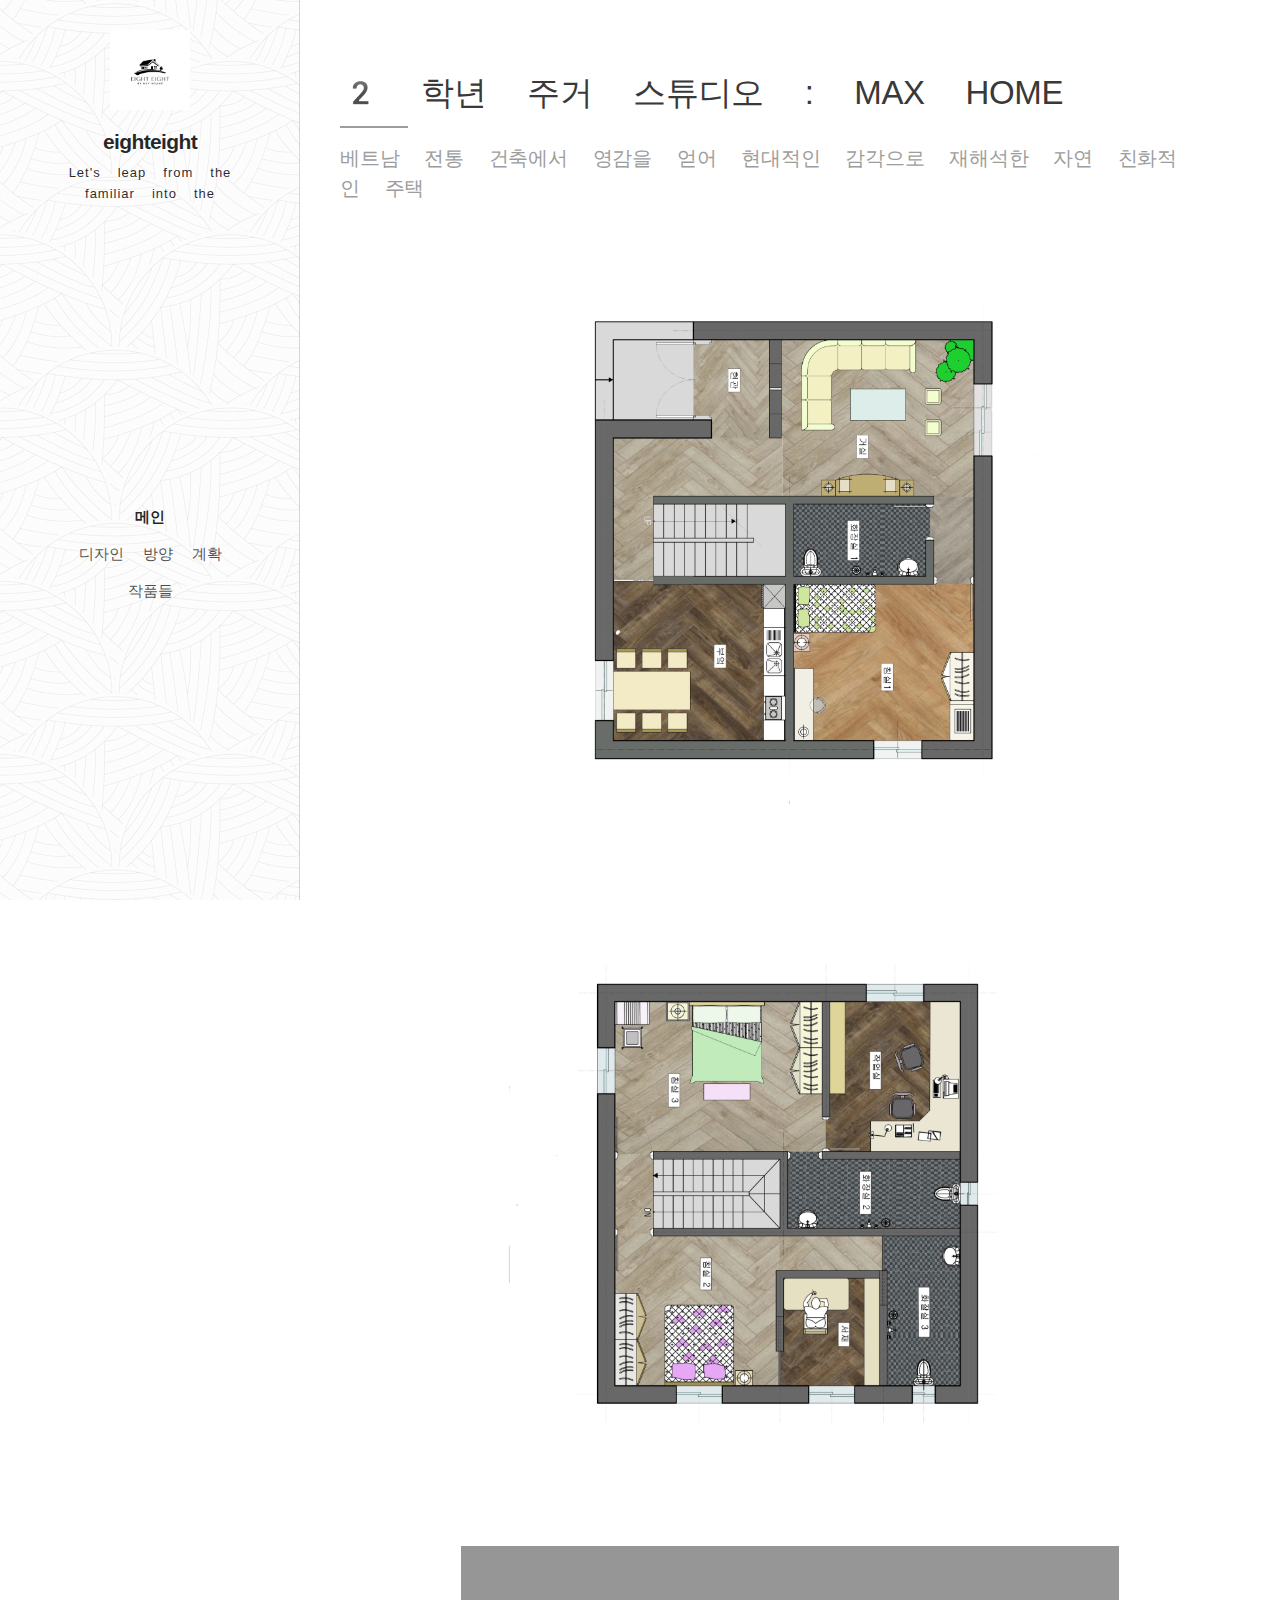
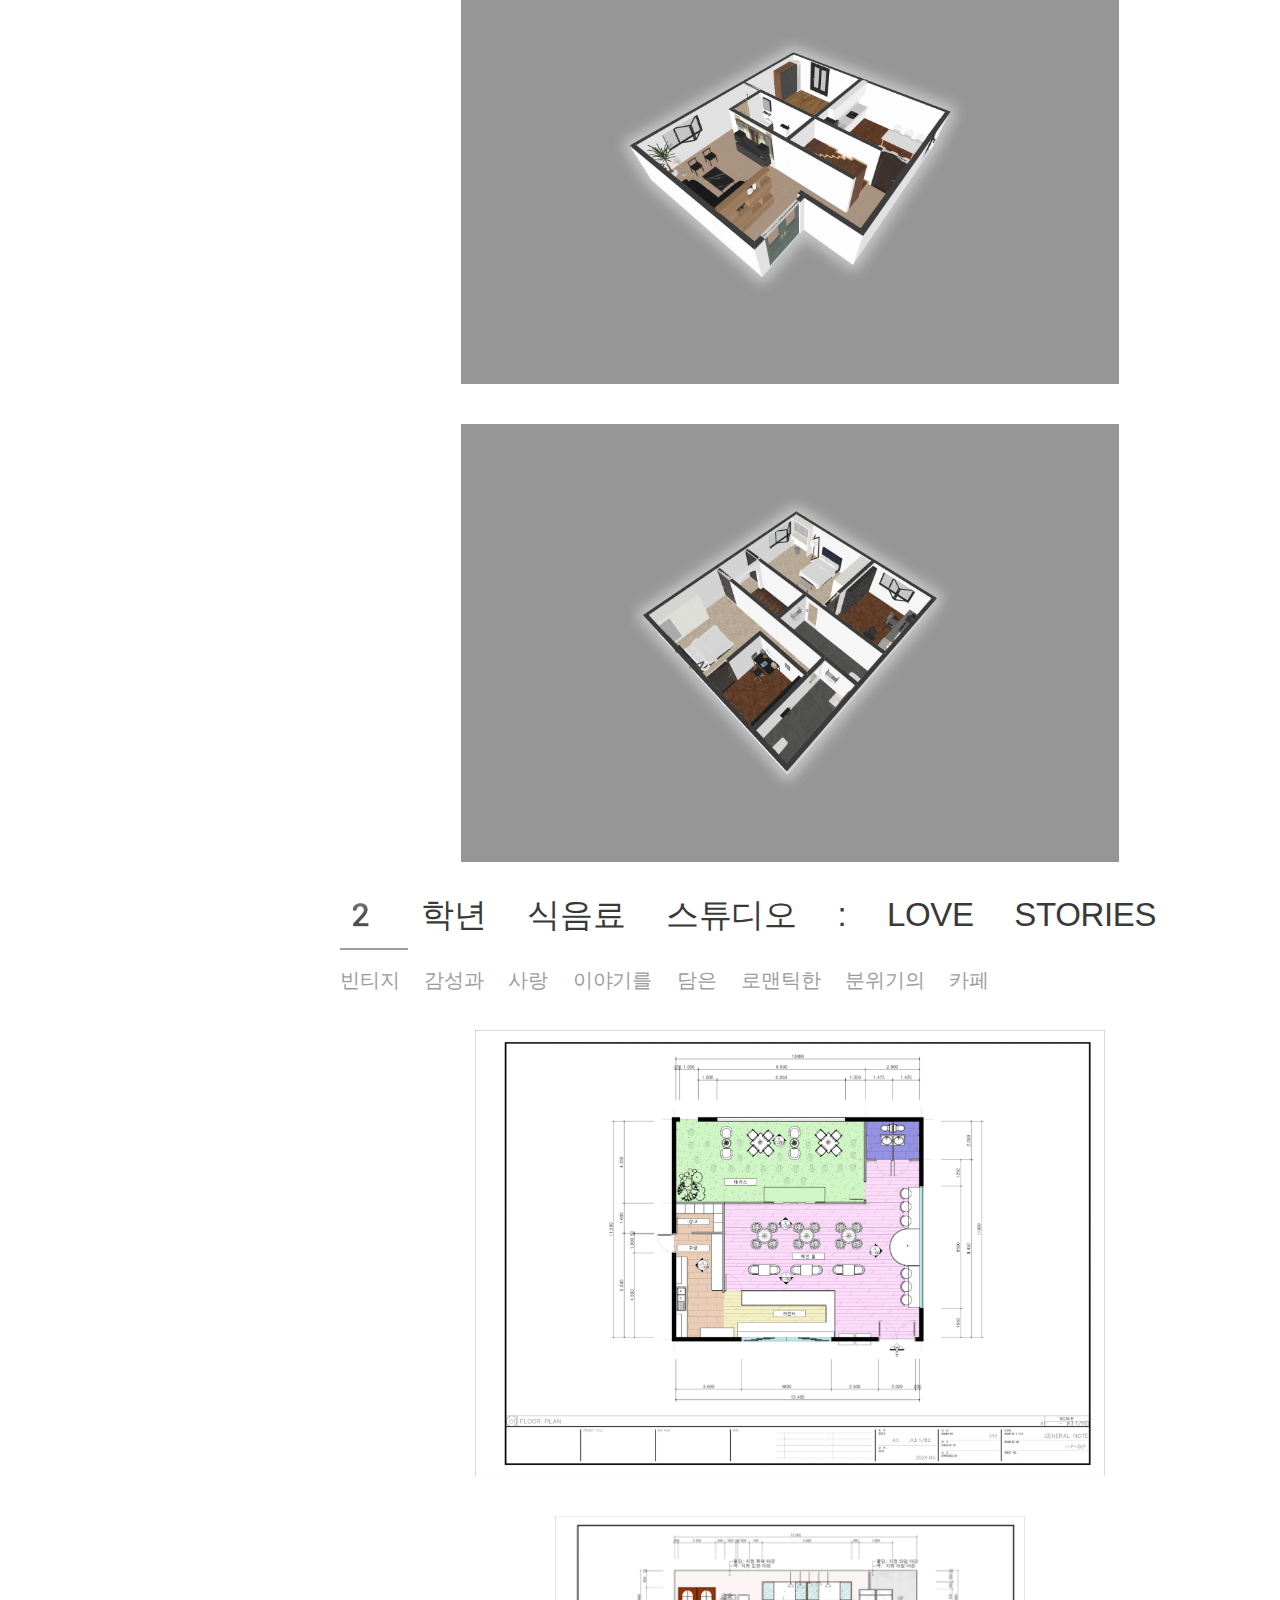
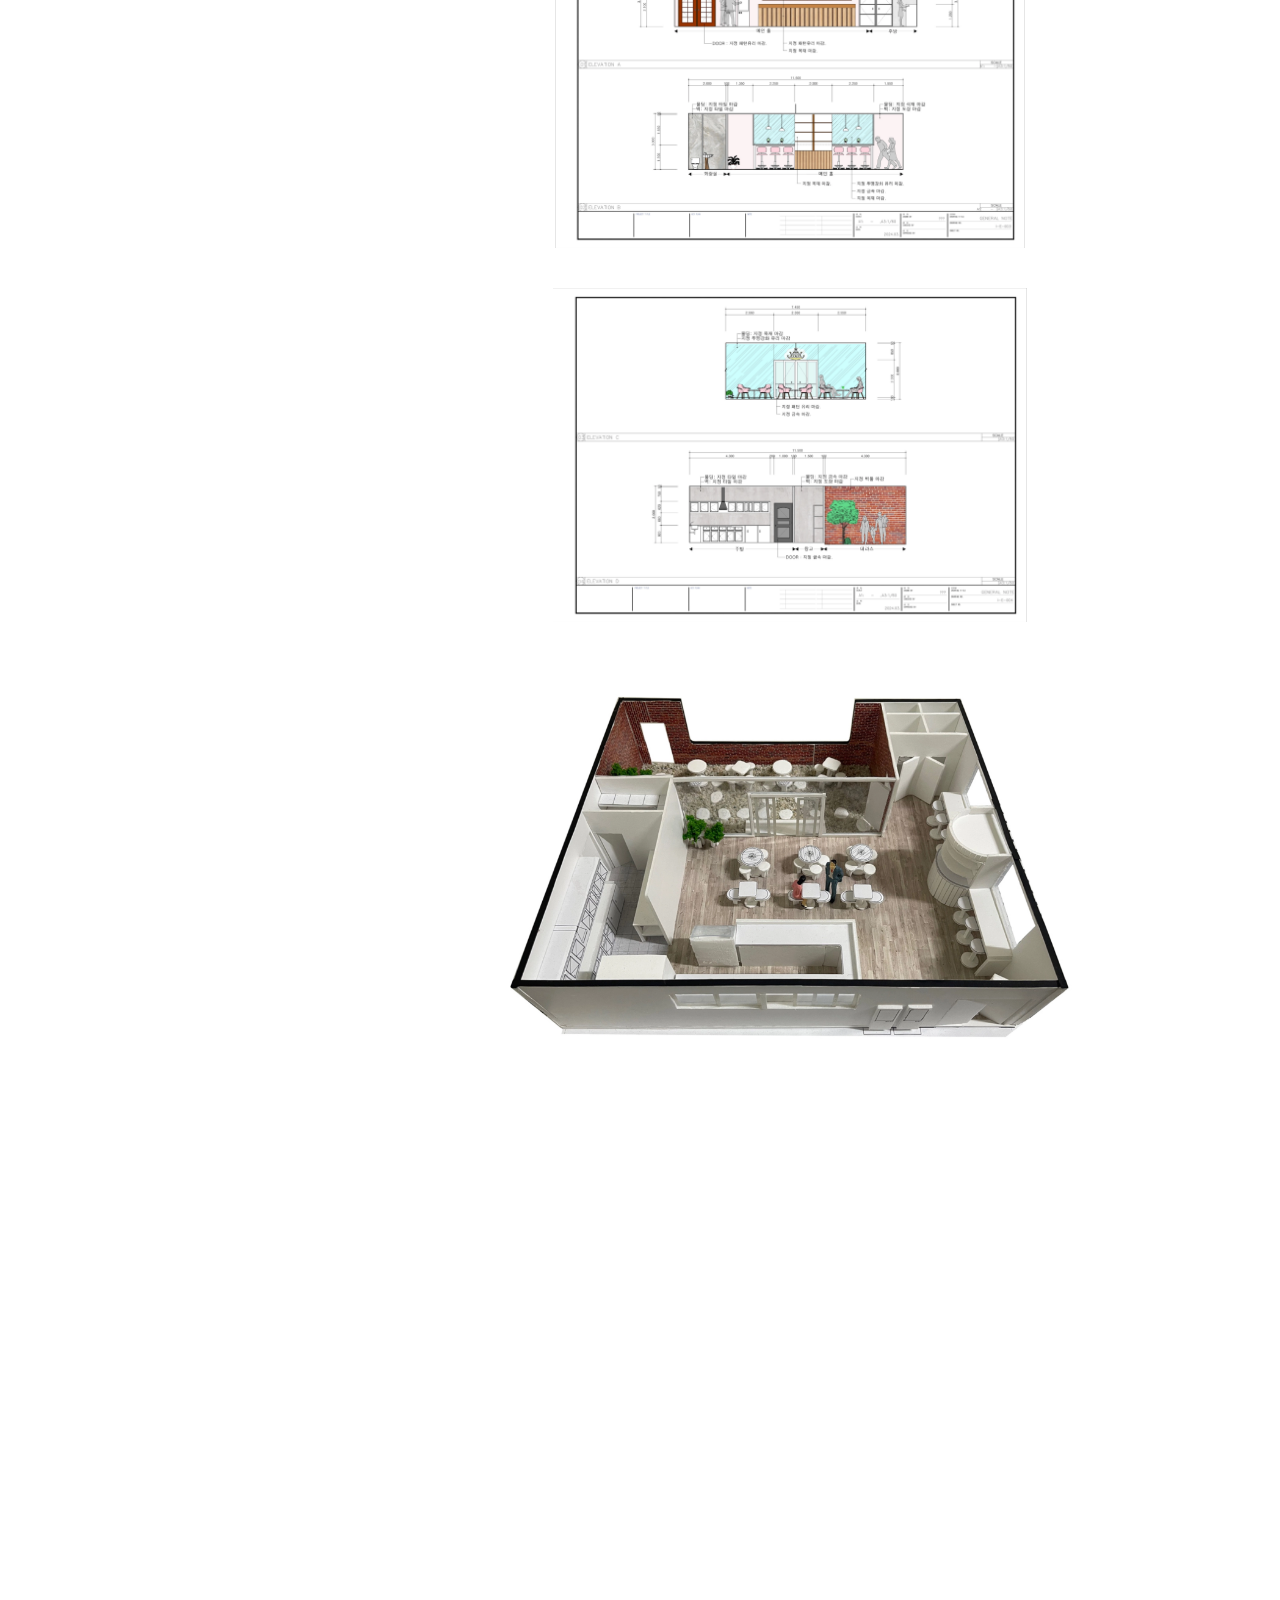
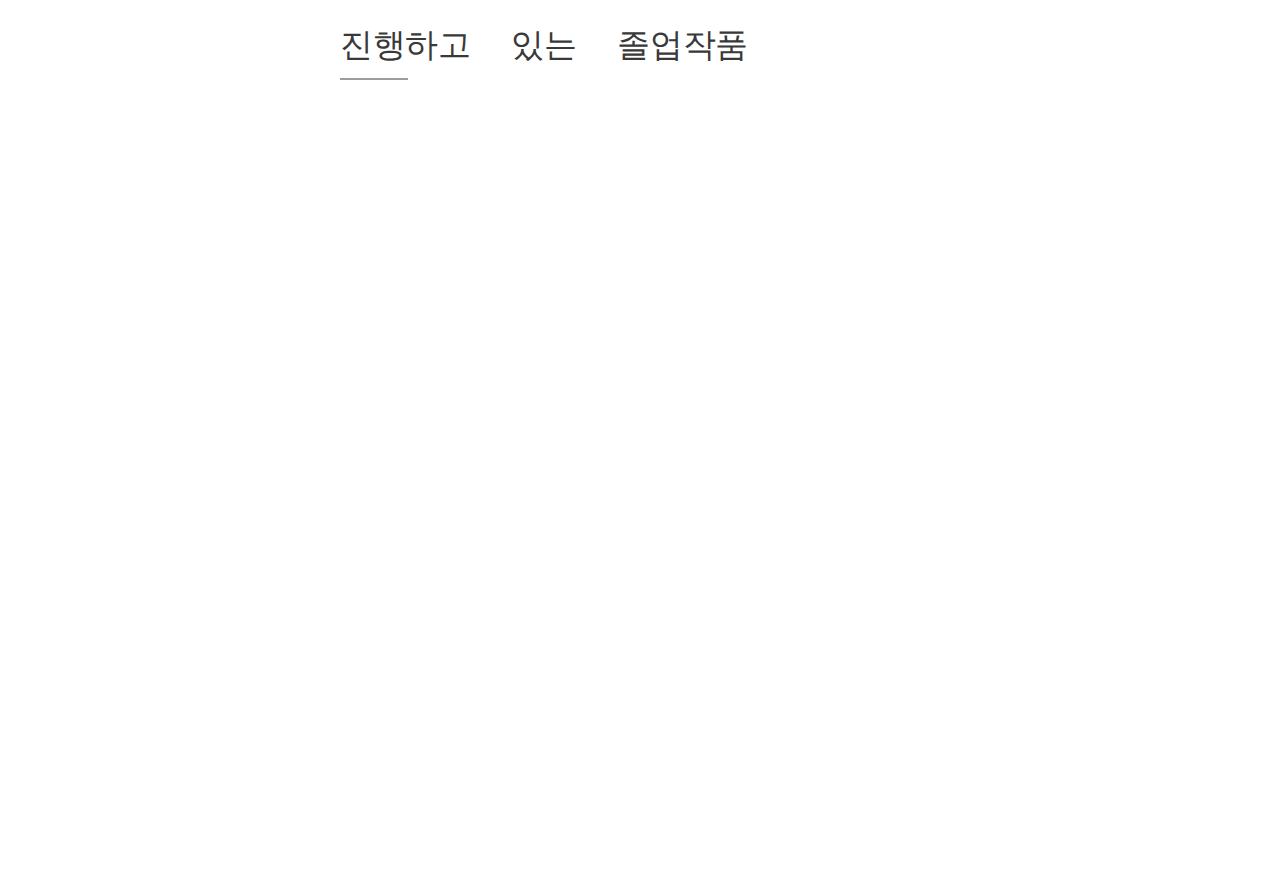
<file: trip-advisor.html>
<!DOCTYPE html>
<html class="no-js" prefix="og: https://ogp.me/ns#" lang="en">

<head>
	<link rel="preconnect" href="https://duyn491kcolsw.cloudfront.net" crossorigin="">
	<link rel="preconnect" href="https://fonts.gstatic.com" crossorigin="">
	<meta charset="utf-8">
	<link rel="icon" href="images/2div3h.svg" type="image/svg+xml" sizes="any">
	<link rel="icon" href="images/07fzq8.svg" type="image/svg+xml" sizes="16x16">
	<link rel="icon" href="1j3767.ico">
	<link rel="apple-touch-icon" href="1j3767.ico">
	<link rel="icon" href="1j3767.ico">
	<meta http-equiv="X-UA-Compatible" content="IE=edge">
	<title>작품들 :: eighteight</title>
	<meta name="viewport" content="width=device-width,initial-scale=1">
	<meta name="msapplication-tap-highlight" content="no">

	<link href="css/0rklmm.css" media="print" rel="stylesheet">
	<link href="css/1f704g.css" media="screen and (min-width:100000em)" rel="stylesheet" data-type="cq" disabled="">
	<link rel="stylesheet" href="css/1znvi7.css">
	<link rel="stylesheet" href="css/37lxit.css" media="screen and (min-width:37.5em)">
	<link rel="stylesheet" href="css/0kocw0.css" data-wnd_color_scheme_file="">
	<link rel="stylesheet" href="css/165wwj.css" data-wnd_color_scheme_desktop_file=""
		media="screen and (min-width:37.5em)">
	<link rel="stylesheet" href="css/1jorv9.css" data-wnd_additive_color_file="">
	<link rel="stylesheet" href="css/45uc11.css" data-wnd_typography_file="">
	<link rel="stylesheet" href="css/18i4oj.css" data-wnd_typography_desktop_file=""
		media="screen and (min-width:37.5em)">
	<script>(() => { let e = !1; const t = () => { if (!e && window.innerWidth >= 600) { for (let e = 0, t = document.querySelectorAll('head > link[href*="css"][media="screen and (min-width:37.5em)"]'); e < t.length; e++)t[e].removeAttribute("disabled"); e = !0 } }; t(), window.addEventListener("resize", t), "container" in document.documentElement.style || fetch(document.querySelector('head > link[data-type="cq"]').getAttribute("href")).then((e => { e.text().then((e => { const t = document.createElement("style"); document.head.appendChild(t), t.appendChild(document.createTextNode(e)), import("https://duyn491kcolsw.cloudfront.net/client/js.polyfill/container-query-polyfill.modern.js").then((() => { let e = setInterval((function () { document.body && (document.body.classList.add("cq-polyfill-loaded"), clearInterval(e)) }), 100) })) })) })) })()</script>
	<link rel="preload stylesheet" href="https://duyn491kcolsw.cloudfront.net/files/22/22p/22p7r7.css?ph=8a35d3e221"
		as="style">
	<meta name="description" content="�&nbsp;트남 �&nbsp;�통 건축에서 영감을 얻어 현대�&nbsp;�인 감각으로 재해석한 자연 친화�&nbsp;�인 주택">
	<meta name="keywords" content="">
	<meta name="generator" content="Webnode 2">
	<meta name="apple-mobile-web-app-capable" content="no">
	<meta name="apple-mobile-web-app-status-bar-style" content="black">
	<meta name="format-detection" content="telephone=no">

	<meta property="og:url" content="https://eighteight5.webnode.kr/trip-advisor/">
	<meta property="og:title" content="작품들 :: eighteight">
	<meta property="og:type" content="article">
	<meta property="og:description" content="�&nbsp;트남 �&nbsp;�통 건축에서 영감을 얻어 현대�&nbsp;�인 감각으로 재해석한 자연 친화�&nbsp;�인 주택">
	<meta property="og:site_name" content="eighteight">
	<meta property="og:image" content="images/%EB%8B%A8%EB%A9%B4%EB%8F%841.pdf-0_1.png">
	<meta property="og:article:published_time" content="2024-12-11T00:00:00+0100">
	<meta name="robots" content="noindex,nofollow">
	<link rel="canonical" href="https://eighteight5.webnode.kr/trip-advisor/">
	<script>window.checkAndChangeSvgColor = function (c) { try { var a = document.getElementById(c); if (a) { c = [["border", "borderColor"], ["outline", "outlineColor"], ["color", "color"]]; for (var h, b, d, f = [], e = 0, m = c.length; e < m; e++)if (h = window.getComputedStyle(a)[c[e][1]].replace(/\s/g, "").match(/^rgb[a]?\(([0-9]{1,3}),([0-9]{1,3}),([0-9]{1,3})/i)) { b = ""; for (var g = 1; 3 >= g; g++)b += ("0" + parseInt(h[g], 10).toString(16)).slice(-2); "0" === b.charAt(0) && (d = parseInt(b.substr(0, 2), 16), d = Math.max(16, d), b = d.toString(16) + b.slice(-4)); f.push(c[e][0] + "=" + b) } if (f.length) { var k = a.getAttribute("data-src"), l = k + (0 > k.indexOf("?") ? "?" : "&") + f.join("&"); a.src != l && (a.src = l, a.outerHTML = a.outerHTML) } } } catch (n) { } };</script>
</head>

<body
	class="l wt-page ac-i l-sidebar l-d-none b-btn-r b-btn-s-l b-btn-dn b-btn-bw-1 img-d-n img-t-o img-h-z line-solid b-e-ds lbox-d c-s-n  wnd-free-bar-fixed  wnd-fe">
	<noscript>
		<iframe src="https://www.googletagmanager.com/ns.html?id=GTM-542MMSL" height="0" width="0"
			style="display:none;visibility:hidden">
		</iframe>
	</noscript>

	<div
		class="wnd-page l-page cs-gray ac-none t-t-fs-s t-t-fw-m t-t-sp-n t-t-d-t t-s-fs-s t-s-fw-l t-s-sp-n t-s-d-n t-p-fs-s t-p-fw-s t-p-sp-n t-h-fs-m t-h-fw-s t-h-sp-n t-bq-fs-m t-bq-fw-s t-bq-sp-n t-bq-d-l t-btn-fw-l t-nav-fw-l t-pd-fw-l t-nav-tt-n">
		<div class="l-w t cf t-25">
			<div class="l-bg cf">
				<div class="s-bg-l">


				</div>
			</div>
			<header class="l-h cf">
				<div class="sw cf">
					<div class="sw-c cf">
						<section data-space="true"
							class="s s-hn s-hn-sidebar wnd-mt-sidebar menu-default s-hn-slogan logo-sidebar sc-ml wnd-background-pattern  hm-hidden wnd-nav-border wnd-nav-sticky">
							<div class="s-w">
								<div class="s-o">
									<div class="s-bg">
										<div class="s-bg-l wnd-background-pattern  bgpos-center-center bgatt-scroll"
											style="background-image:url('images/1kvudr.jpg')">


										</div>
									</div>
									<div class="h-w h-f wnd-fixed">
										<div class="s-i">
											<div class="n-l">
												<div class="s-c menu-nav">
													<div class="logo-block">
														<div class="b b-l logo logo-default logo-nb brandon-grotesque logo-21 wnd-logo-with-text wnd-iar-1-1 b-ls-m"
															id="wnd_LogoBlock_778260835"
															data-wnd_mvc_type="wnd.fe.LogoBlock">
															<div class="b-l-c logo-content">
																<a class="b-l-link logo-link" href="/home/">

																	<div class="b-l-image logo-image">
																		<div class="b-l-image-w logo-image-cell">
																			<picture>
																				<source
																					srcset="images/Black%20and%20White%20Real%20Estate%20Flat%20Illustrative%20Service%20Logo_2.webp 450w, images/Black%20and%20White%20Real%20Estate%20Flat%20Illustrative%20Service%20Logo_1.webp 500w, images/Black%20and%20White%20Real%20Estate%20Flat%20Illustrative%20Service%20Logo.webp 500w"
																					sizes="(min-width: 600px) 450px, (min-width: 360px) calc(100vw * 0.8), 100vw">
																				<img src="images/Black%20and%20White%20Real%20Estate%20Flat%20Illustrative%20Service%20Logo.png"
																					alt="" width="500" height="500"
																					class="wnd-logo-img">
																			</picture>
																		</div>
																	</div>



																	<div class="b-l-br logo-br"></div>

																	<div class="b-l-text logo-text-wrapper">
																		<div class="b-l-text-w logo-text">
																			<span
																				class="b-l-text-c logo-text-cell"><strong>eighteight</strong></span>
																		</div>
																	</div>

																</a>
															</div>
														</div>
														<div class="logo-slogan claim">
															<span class="sit b claim-default claim-nb slogan-13">
																<span class="sit-w"><span class="sit-c">Let's leap from
																		the familiar into the unknown
																		together.</span></span>
															</span>
														</div>
													</div>

													<div class="nav-wrapper">

														<div class="cart-block">

														</div>



														<div id="menu-mobile">
															<a href="#" id="menu-submit"><span></span>Menu</a>
														</div>

														<div id="menu-block">
															<nav id="menu" data-type="vertical">
																<div class="menu-font menu-wrapper">
																	<a href="#" class="menu-close" rel="nofollow"
																		title="Close Menu"></a>
																	<ul class="level-1">
																		<li class="wnd-active   wnd-homepage">
																			<a class="menu-item" href="home.html"><span
																					class="menu-item-text">메인</span></a>

																		</li>
																		<li>
																			<a class="menu-item"
																				href="thepark.html"><span
																					class="menu-item-text">디자인 방양
																					계확</span></a>

																		</li>
																		<li>
																			<a class="menu-item"
																				href="trip-advisor.html"><span
																					class="menu-item-text">작품들</span></a>

																		</li>
																	</ul>
																	<span class="more-text">More</span>
																</div>
															</nav>
															<div class="scrollup"></div>
															<div class="scrolldown"></div>
														</div>

													</div>
												</div>
											</div>
										</div>
									</div>
								</div>
							</div>
						</section>
					</div>
				</div>
			</header>
			<main class="l-m cf">
				<div class="sw cf">
					<div class="sw-c cf">
						<section class="s s-hm s-hm-hidden wnd-h-hidden cf sc-m wnd-background-image  hn-slogan">
						</section>
						<section class="s s-basic cf sc-w   wnd-w-narrow wnd-s-normal wnd-h-auto">
							<div class="s-w cf">
								<div class="s-o s-fs cf">
									<div class="s-bg cf">
										<div class="s-bg-l">


										</div>
									</div>
									<div class="s-c s-fs cf">
										<div class="ez cf wnd-no-cols">
											<div class="ez-c">
												<div class="b b-text cf">
													<div class="b-c b-text-c b-s b-s-t60 b-s-b60 b-cs cf">
														<h1 style="text-align:left">2 학년 주거 스튜디오 : MAX HOME</h1>

														<h3 style="text-align:left">베트남 전통 건축에서 영감을 얻어 현대적인 감각으로 재해석한 자연
															친화적인 주택
														</h3>
													</div>
												</div>
												<div class="b-img b-img-default b b-s cf wnd-orientation-portrait wnd-type-image img-s-n"
													style="margin-left:16.35%;margin-right:16.35%;"
													id="wnd_ImageBlock_33275">
													<div class="b-img-w">
														<div class="b-img-c"
															style="padding-bottom:101%;text-align:center;">
															<picture>
																<source type="image/webp"
																	srcset="images/%EB%8B%A8%EB%A9%B4%EB%8F%841.pdf-1_2.webp 446w, images/%EB%8B%A8%EB%A9%B4%EB%8F%841.pdf-1_1.webp 693w, images/%EB%8B%A8%EB%A9%B4%EB%8F%841.pdf-1.webp 1901w"
																	sizes="100vw"><img id="wnd_ImageBlock_33275_img"
																	src="images/%EB%8B%A8%EB%A9%B4%EB%8F%841.pdf-0.png"
																	alt="" width="1901" height="1920" loading="lazy"
																	style="top:0%;left:0%;width:100%;height:100%;position:absolute;">
															</picture>
														</div>

													</div>
												</div>
												<div class="b-img b-img-default b b-s cf wnd-orientation-portrait wnd-type-image img-s-n"
													style="margin-left:16.46%;margin-right:16.46%;"
													id="wnd_ImageBlock_187560908">
													<div class="b-img-w">
														<div class="b-img-c"
															style="padding-bottom:106.61%;text-align:center;">
															<picture>
																<source type="image/webp"
																	srcset="images/%EB%8B%A8%EB%A9%B4%EB%8F%842.pdf.webp 422w, images/%EB%8B%A8%EB%A9%B4%EB%8F%842.pdf_1.webp 657w, images/%EB%8B%A8%EB%A9%B4%EB%8F%842.pdf_2.webp 1801w"
																	sizes="100vw"><img id="wnd_ImageBlock_187560908_img"
																	src="images/%EB%8B%A8%EB%A9%B4%EB%8F%842.pdf.png"
																	alt="" width="1801" height="1920" loading="lazy"
																	style="top:0%;left:0%;width:100%;height:100%;position:absolute;">
															</picture>
														</div>

													</div>
												</div>
												<div class="b-img b-img-default b b-s cf wnd-orientation-landscape wnd-type-image img-s-n"
													style="margin-left:12.92%;margin-right:12.92%;"
													id="wnd_ImageBlock_992132724">
													<div class="b-img-w">
														<div class="b-img-c"
															style="padding-bottom:66.67%;text-align:center;">
															<picture>
																<source type="image/webp"
																	srcset="images/KakaoTalk_20231122_233902291_1.webp 450w, images/KakaoTalk_20231122_233902291.webp 700w, images/KakaoTalk_20231122_233902291_2.webp 1920w"
																	sizes="100vw"><img id="wnd_ImageBlock_992132724_img"
																	src="images/KakaoTalk_20231122_233902291.png" alt=""
																	width="1920" height="1280" loading="lazy"
																	style="top:0%;left:0%;width:100%;height:100%;position:absolute;">
															</picture>
														</div>

													</div>
												</div>
												<div class="b-img b-img-default b b-s cf wnd-orientation-landscape wnd-type-image img-s-n"
													style="margin-left:12.92%;margin-right:12.92%;"
													id="wnd_ImageBlock_460907794">
													<div class="b-img-w">
														<div class="b-img-c"
															style="padding-bottom:66.67%;text-align:center;">
															<picture>
																<source type="image/webp"
																	srcset="images/KakaoTalk_20231122_233902201.webp 450w, images/KakaoTalk_20231122_233902201_1.webp 700w, images/KakaoTalk_20231122_233902201_2.webp 1920w"
																	sizes="100vw"><img id="wnd_ImageBlock_460907794_img"
																	src="images/KakaoTalk_20231122_233902201.png" alt=""
																	width="1920" height="1280" loading="lazy"
																	style="top:0%;left:0%;width:100%;height:100%;position:absolute;">
															</picture>
														</div>

													</div>
												</div>
												<div class="b b-text cf">
													<div class="b-c b-text-c b-s b-s-t60 b-s-b60 b-cs cf">
														<h1 style="text-align:left">2 학년 식음료 스튜디오 : LOVE STORIES</h1>

														<h3 style="text-align:left">빈티지 감성과 사랑 이야기를 담은 로맨틱한 분위기의 카페
														</h3>
													</div>
												</div>
												<div class="b-img b-img-default b b-s cf wnd-orientation-landscape wnd-type-image img-s-n"
													style="margin-left:14.32%;margin-right:14.32%;"
													id="wnd_ImageBlock_843205137">
													<div class="b-img-w">
														<div class="b-img-c"
															style="padding-bottom:70.68%;text-align:center;">
															<picture>
																<source type="image/webp"
																	srcset="images/%EC%B9%B4%ED%8E%98%20%ED%8F%89%EB%A9%B4%EB%8F%84%2011.pdf.webp 450w, images/%EC%B9%B4%ED%8E%98%20%ED%8F%89%EB%A9%B4%EB%8F%84%2011.pdf_1.webp 700w, images/%EC%B9%B4%ED%8E%98%20%ED%8F%89%EB%A9%B4%EB%8F%84%2011.pdf_2.webp 1920w"
																	sizes="100vw"><img id="wnd_ImageBlock_843205137_img"
																	src="images/%EC%B9%B4%ED%8E%98%20%ED%8F%89%EB%A9%B4%EB%8F%84%2011.pdf.png"
																	alt="" width="1920" height="1357" loading="lazy"
																	style="top:0%;left:0%;width:100%;height:100%;position:absolute;">
															</picture>
														</div>

													</div>
												</div>
												<div class="b-img b-img-default b b-s cf wnd-orientation-landscape wnd-type-image img-s-n"
													style="margin-left:22.91%;margin-right:22.91%;"
													id="wnd_ImageBlock_167199104">
													<div class="b-img-w">
														<div class="b-img-c"
															style="padding-bottom:70.68%;text-align:center;">
															<picture>
																<source type="image/webp"
																	srcset="images/%EC%B9%B4%ED%8E%98%20%ED%8F%89%EB%A9%B4%EB%8F%84%2012.pdf_1.webp 450w, images/%EC%B9%B4%ED%8E%98%20%ED%8F%89%EB%A9%B4%EB%8F%84%2012.pdf.webp 700w, images/%EC%B9%B4%ED%8E%98%20%ED%8F%89%EB%A9%B4%EB%8F%84%2012.pdf_2.webp 1920w"
																	sizes="100vw"><img id="wnd_ImageBlock_167199104_img"
																	src="images/%EC%B9%B4%ED%8E%98%20%ED%8F%89%EB%A9%B4%EB%8F%84%2012.pdf.png"
																	alt="" width="1920" height="1357" loading="lazy"
																	style="top:0%;left:0%;width:100%;height:100%;position:absolute;">
															</picture>
														</div>

													</div>
												</div>
												<div class="b-img b-img-default b b-s cf wnd-orientation-landscape wnd-type-image img-s-n"
													style="margin-left:22.71%;margin-right:22.71%;"
													id="wnd_ImageBlock_78999361">
													<div class="b-img-w">
														<div class="b-img-c"
															style="padding-bottom:70.68%;text-align:center;">
															<picture>
																<source type="image/webp"
																	srcset="images/%EC%B9%B4%ED%8E%98%20%ED%8F%89%EB%A9%B4%EB%8F%84%2013.pdf.webp 450w, images/%EC%B9%B4%ED%8E%98%20%ED%8F%89%EB%A9%B4%EB%8F%84%2013.pdf_1.webp 700w, images/%EC%B9%B4%ED%8E%98%20%ED%8F%89%EB%A9%B4%EB%8F%84%2013.pdf_2.webp 1920w"
																	sizes="100vw"><img id="wnd_ImageBlock_78999361_img"
																	src="images/%EC%B9%B4%ED%8E%98%20%ED%8F%89%EB%A9%B4%EB%8F%84%2013.pdf.png"
																	alt="" width="1920" height="1357" loading="lazy"
																	style="top:0%;left:0%;width:100%;height:100%;position:absolute;">
															</picture>
														</div>

													</div>
												</div>
												<div class="b-img b-img-default b b-s cf wnd-orientation-landscape wnd-type-image img-s-n"
													style="margin-left:16.71%;margin-right:16.71%;"
													id="wnd_ImageBlock_938634111">
													<div class="b-img-w">
														<div class="b-img-c"
															style="padding-bottom:76.09%;text-align:center;">
															<picture>
																<source type="image/webp"
																	srcset="images/KakaoTalk_20240613_101219358_01.pdf.webp 450w, images/KakaoTalk_20240613_101219358_01.pdf_1.webp 700w, images/KakaoTalk_20240613_101219358_01.pdf_2.webp 1920w"
																	sizes="100vw"><img id="wnd_ImageBlock_938634111_img"
																	src="images/KakaoTalk_20240613_101219358_01.pdf.png"
																	alt="" width="1920" height="1461" loading="lazy"
																	style="top:0%;left:0%;width:100%;height:100%;position:absolute;">
															</picture>
														</div>

													</div>
												</div>
												<div class="b-img b-img-default b b-s cf wnd-orientation-landscape wnd-type-image img-s-n"
													style="margin-left:16.36%;margin-right:16.36%;"
													id="wnd_ImageBlock_568225449">
													<div class="b-img-w">
														<div class="b-img-c"
															style="padding-bottom:75%;text-align:center;">
															<picture>
																<source type="image/webp"
																	srcset="images/KakaoTalk_20240613_101219358_02.pdf.webp 450w, images/KakaoTalk_20240613_101219358_02.pdf_1.webp 700w, images/KakaoTalk_20240613_101219358_02.pdf_2.webp 1920w"
																	sizes="100vw"><img id="wnd_ImageBlock_568225449_img"
																	src="images/KakaoTalk_20240613_101219358_02.pdf.png"
																	alt="" width="1920" height="1440" loading="lazy"
																	style="top:0%;left:0%;width:100%;height:100%;position:absolute;">
															</picture>
														</div>

													</div>
												</div>
												<div class="b b-text cf">
													<div class="b-c b-text-c b-s b-s-t60 b-s-b60 b-cs cf">
														<h1 style="text-align:left">진행하고 있는 졸업작품</h1>

														<h3 style="text-align:left"><br></h3>
													</div>
												</div>
												<div class="b-img b-img-default b b-s cf wnd-orientation-square wnd-type-image img-s-n"
													style="margin-left:16.98%;margin-right:16.98%;"
													id="wnd_ImageBlock_416891872">
													<div class="b-img-w">
														<div class="b-img-c"
															style="padding-bottom:100%;text-align:center;">
															<picture>
																<source type="image/webp"
																	srcset="images/%EC%A9%90%ED%9C%98%ED%99%A9%EC%9E%91%ED%92%88.webp 450w, images/%EC%A9%90%ED%9C%98%ED%99%A9%EC%9E%91%ED%92%88_1.webp 700w, images/%EC%A9%90%ED%9C%98%ED%99%A9%EC%9E%91%ED%92%88_2.webp 1417w"
																	sizes="100vw"><img id="wnd_ImageBlock_416891872_img"
																	src="images/%EC%A9%90%ED%9C%98%ED%99%A9%EC%9E%91%ED%92%88.jpeg"
																	alt="" width="1417" height="1417" loading="lazy"
																	style="top:0%;left:0%;width:100%;height:100%;position:absolute;">
															</picture>
														</div>

													</div>
												</div>
											</div>
										</div>
									</div>
								</div>
							</div>
						</section>
					</div>
				</div>
			</main>
			<footer class="l-f cf">
				<div class="sw cf">
					<div class="sw-c cf">
						<section data-wn-border-element="s-f-border"
							class="s s-f s-f-basic s-f-simple sc-w   wnd-w-narrow wnd-s-normal">
							<div class="s-w">
								<div class="s-o">
									<div class="s-bg">
										<div class="s-bg-l">


										</div>
									</div>
									<div class="s-c s-f-l-w s-f-border">
										<div class="s-f-l b-s b-s-t0 b-s-b0">
											<div class="s-f-l-c s-f-l-c-first">
												<div class="s-f-cr"><span class="it b link">
														<span class="it-c"></span>
													</span></div>
											</div>
											<div class="s-f-l-c s-f-l-c-last">
												<div class="s-f-lang lang-select cf">

												</div>
											</div>
											<div class="s-f-l-c s-f-l-c-currency">
												<div class="s-f-ccy ccy-select cf">

												</div>
											</div>
										</div>
									</div>
								</div>
							</div>
						</section>
					</div>
				</div>
			</footer>
		</div>
	</div>

	<script src="js/3h1vyi.js" crossorigin="anonymous" type="module"></script>
	<script>document.querySelector(".wnd-fe") && [...document.querySelectorAll(".c")].forEach((e => { const t = e.querySelector(".b-text:only-child"); t && "" === t.querySelector(".b-text-c").innerText && e.classList.add("column-empty") }))</script>


	<script src="js/lang.en.1448.js" crossorigin="anonymous"></script>
	<script src="js/compiled.multi.2-1764.js" crossorigin="anonymous"></script>
	<script>var wnd = wnd || {}; wnd.$data = { "image_content_items": { "wnd_ThumbnailBlock_1": { "id": "wnd_ThumbnailBlock_1", "type": "wnd.pc.ThumbnailBlock" }, "wnd_HeaderSection_header_main_637511727": { "id": "wnd_HeaderSection_header_main_637511727", "type": "wnd.pc.HeaderSection" }, "wnd_ImageBlock_963637445": { "id": "wnd_ImageBlock_963637445", "type": "wnd.pc.ImageBlock" }, "wnd_Section_default_520300226": { "id": "wnd_Section_default_520300226", "type": "wnd.pc.Section" }, "wnd_ImageBlock_416891872": { "id": "wnd_ImageBlock_416891872", "type": "wnd.pc.ImageBlock" }, "wnd_ImageBlock_33275": { "id": "wnd_ImageBlock_33275", "type": "wnd.pc.ImageBlock" }, "wnd_ImageBlock_843205137": { "id": "wnd_ImageBlock_843205137", "type": "wnd.pc.ImageBlock" }, "wnd_ImageBlock_187560908": { "id": "wnd_ImageBlock_187560908", "type": "wnd.pc.ImageBlock" }, "wnd_ImageBlock_992132724": { "id": "wnd_ImageBlock_992132724", "type": "wnd.pc.ImageBlock" }, "wnd_ImageBlock_460907794": { "id": "wnd_ImageBlock_460907794", "type": "wnd.pc.ImageBlock" }, "wnd_ImageBlock_167199104": { "id": "wnd_ImageBlock_167199104", "type": "wnd.pc.ImageBlock" }, "wnd_ImageBlock_78999361": { "id": "wnd_ImageBlock_78999361", "type": "wnd.pc.ImageBlock" }, "wnd_ImageBlock_938634111": { "id": "wnd_ImageBlock_938634111", "type": "wnd.pc.ImageBlock" }, "wnd_ImageBlock_568225449": { "id": "wnd_ImageBlock_568225449", "type": "wnd.pc.ImageBlock" }, "wnd_LogoBlock_778260835": { "id": "wnd_LogoBlock_778260835", "type": "wnd.pc.LogoBlock" }, "wnd_FooterSection_footer_94598521": { "id": "wnd_FooterSection_footer_94598521", "type": "wnd.pc.FooterSection" } }, "svg_content_items": { "wnd_ImageBlock_963637445": { "id": "wnd_ImageBlock_963637445", "type": "wnd.pc.ImageBlock" }, "wnd_ImageBlock_416891872": { "id": "wnd_ImageBlock_416891872", "type": "wnd.pc.ImageBlock" }, "wnd_ImageBlock_33275": { "id": "wnd_ImageBlock_33275", "type": "wnd.pc.ImageBlock" }, "wnd_ImageBlock_843205137": { "id": "wnd_ImageBlock_843205137", "type": "wnd.pc.ImageBlock" }, "wnd_ImageBlock_187560908": { "id": "wnd_ImageBlock_187560908", "type": "wnd.pc.ImageBlock" }, "wnd_ImageBlock_992132724": { "id": "wnd_ImageBlock_992132724", "type": "wnd.pc.ImageBlock" }, "wnd_ImageBlock_460907794": { "id": "wnd_ImageBlock_460907794", "type": "wnd.pc.ImageBlock" }, "wnd_ImageBlock_167199104": { "id": "wnd_ImageBlock_167199104", "type": "wnd.pc.ImageBlock" }, "wnd_ImageBlock_78999361": { "id": "wnd_ImageBlock_78999361", "type": "wnd.pc.ImageBlock" }, "wnd_ImageBlock_938634111": { "id": "wnd_ImageBlock_938634111", "type": "wnd.pc.ImageBlock" }, "wnd_ImageBlock_568225449": { "id": "wnd_ImageBlock_568225449", "type": "wnd.pc.ImageBlock" }, "wnd_LogoBlock_778260835": { "id": "wnd_LogoBlock_778260835", "type": "wnd.pc.LogoBlock" } }, "content_items": [], "eshopSettings": { "ESHOP_SETTINGS_DISPLAY_PRICE_WITHOUT_VAT": false, "ESHOP_SETTINGS_DISPLAY_ADDITIONAL_VAT": false, "ESHOP_SETTINGS_DISPLAY_SHIPPING_COST": false }, "project_info": { "isMultilanguage": false, "isMulticurrency": false, "eshop_tax_enabled": "1", "country_code": "kr", "contact_state": "", "eshop_tax_type": "VAT", "eshop_discounts": false, "graphQLURL": "https:\/\/eighteight5.webnode.kr\/servers\/graphql\/", "iubendaSettings": { "cookieBarCode": "", "cookiePolicyCode": "", "privacyPolicyCode": "", "termsAndConditionsCode": "" } } };</script>
	<script>wnd.$system = { "fileSystemType": "aws_s3", "localFilesPath": "https:\/\/eighteight5.webnode.kr\/_files\/", "awsS3FilesPath": "https:\/\/8a35d3e221.cbaul-cdnwnd.com\/98860749a5c47f3e1e3b129e42a7ca81\/", "staticFiles": "https:\/\/duyn491kcolsw.cloudfront.net\/files", "isCms": false, "staticCDNServers": ["https:\/\/duyn491kcolsw.cloudfront.net\/"], "fileUploadAllowExtension": ["jpg", "jpeg", "jfif", "png", "gif", "bmp", "ico", "svg", "webp", "tiff", "pdf", "doc", "docx", "ppt", "pptx", "pps", "ppsx", "odt", "xls", "xlsx", "txt", "rtf", "mp3", "wma", "wav", "ogg", "amr", "flac", "m4a", "3gp", "avi", "wmv", "mov", "mpg", "mkv", "mp4", "mpeg", "m4v", "swf", "gpx", "stl", "csv", "xml", "txt", "dxf", "dwg", "iges", "igs", "step", "stp"], "maxUserFormFileLimit": 4194304, "frontendLanguage": "en", "backendLanguage": "fr", "frontendLanguageId": "1", "page": { "id": 200000054, "identifier": "trip-advisor", "template": { "id": 200000005, "styles": { "typography": "t-25_new", "typoTitleSizes": "t-t-fs-s", "typoTitleWeights": "t-t-fw-m", "typoTitleSpacings": "t-t-sp-n", "typoTitleDecorations": "t-t-d-t", "typoSubtitleSizes": "t-s-fs-s", "typoSubtitleWeights": "t-s-fw-l", "typoSubtitleSpacings": "t-s-sp-n", "typoSubtitleDecorations": "t-s-d-n", "typoParagraphSizes": "t-p-fs-s", "typoParagraphWeights": "t-p-fw-s", "typoParagraphSpacings": "t-p-sp-n", "typoHeadingSizes": "t-h-fs-m", "typoHeadingWeights": "t-h-fw-s", "typoHeadingSpacings": "t-h-sp-n", "typoBlockquoteSizes": "t-bq-fs-m", "typoBlockquoteWeights": "t-bq-fw-s", "typoBlockquoteSpacings": "t-bq-sp-n", "typoBlockquoteDecorations": "t-bq-d-l", "scheme": "cs-gray", "additiveColor": "ac-none", "acHeadings": false, "acSubheadings": false, "acIcons": true, "acOthers": false, "imageStyle": "img-d-n", "imageHover": "img-h-z", "imageTitle": "img-t-o", "buttonStyle": "b-btn-r", "buttonSize": "b-btn-s-l", "buttonDecoration": "b-btn-dn", "buttonBorders": "b-btn-bw-1", "lineStyle": "line-solid", "eshopGridItemStyle": "b-e-ds", "formStyle": "default", "menuType": "", "menuStyle": "menu-default", "lightboxStyle": "lbox-d", "columnSpaces": "c-s-n", "sectionWidth": "wnd-w-narrow", "sectionSpace": "wnd-s-normal", "layoutType": "l-sidebar", "layoutDecoration": "l-d-none", "background": { "default": null }, "backgroundSettings": { "default": "" } } }, "layout": "default", "name": "\uc791\ud488\ub4e4", "html_title": "", "language": "en", "langId": 1, "isHomepage": false, "meta_description": "", "meta_keywords": "", "header_code": null, "footer_code": null, "styles": { "pageBased": { "navline": { "variant": "sidebar_slogan", "style": { "sectionColor": "sc-w", "sectionWidth": "wnd-w-default", "sectionHeight": "wnd-nh-m" } } } }, "countFormsEntries": [] }, "listingsPrefix": "\/l\/", "productPrefix": "\/p\/", "cartPrefix": "\/cart\/", "checkoutPrefix": "\/checkout\/", "searchPrefix": "\/search\/", "isCheckout": false, "isEshop": false, "hasBlog": false, "isProductDetail": false, "isListingDetail": false, "listing_page": [], "hasEshopAnalytics": false, "gTagId": null, "gAdsId": null, "format": { "be": { "DATE_TIME": { "mask": "%d\/%m\/%Y %H:%M", "regexp": "^(((0?[1-9]|[1,2][0-9]|3[0,1])\\\/(0?[1-9]|1[0-2])\\\/[0-9]{1,4})(( [0-1][0-9]| 2[0-3]):[0-5][0-9])?|(([0-9]{4}(0[1-9]|1[0-2])(0[1-9]|[1,2][0-9]|3[0,1])(0[0-9]|1[0-9]|2[0-3])[0-5][0-9][0-5][0-9])))?$" }, "DATE": { "mask": "%d\/%m\/%Y", "regexp": "^((0?[1-9]|[1,2][0-9]|3[0,1])\\\/(0?[1-9]|1[0-2])\\\/[0-9]{1,4})$" }, "CURRENCY": { "mask": { "point": ",", "thousands": " ", "decimals": 2, "mask": "%s", "zerofill": true } } }, "fe": { "DATE_TIME": { "mask": "%d\/%m\/%Y %H:%M", "regexp": "^(((0?[1-9]|[1,2][0-9]|3[0,1])\\\/(0?[1-9]|1[0-2])\\\/[0-9]{1,4})(( [0-1][0-9]| 2[0-3]):[0-5][0-9])?|(([0-9]{4}(0[1-9]|1[0-2])(0[1-9]|[1,2][0-9]|3[0,1])(0[0-9]|1[0-9]|2[0-3])[0-5][0-9][0-5][0-9])))?$" }, "DATE": { "mask": "%d\/%m\/%Y", "regexp": "^((0?[1-9]|[1,2][0-9]|3[0,1])\\\/(0?[1-9]|1[0-2])\\\/[0-9]{1,4})$" }, "CURRENCY": { "mask": { "point": ".", "thousands": ",", "decimals": 2, "mask": "%s", "zerofill": true } } } }, "e_product": null, "listing_item": null, "feReleasedFeatures": { "eshopPriceDisplaySettings": true, "dualCurrency": false, "HeurekaSatisfactionSurvey": true, "useOnlyDefaultFreeBar": true, "productAvailability": true }, "labels": { "dualCurrency.fixedRate": "", "invoicesGenerator.W2EshopInvoice.alreadyPayed": "Do not pay! - Already paid", "invoicesGenerator.W2EshopInvoice.amount": "Quantity:", "invoicesGenerator.W2EshopInvoice.contactInfo": "Contact information:", "invoicesGenerator.W2EshopInvoice.couponCode": "Coupon code:", "invoicesGenerator.W2EshopInvoice.customer": "Customer:", "invoicesGenerator.W2EshopInvoice.dateOfIssue": "Date issued:", "invoicesGenerator.W2EshopInvoice.dateOfTaxableSupply": "Date of taxable supply:", "invoicesGenerator.W2EshopInvoice.dic": "VAT Reg No:", "invoicesGenerator.W2EshopInvoice.discount": "Discount", "invoicesGenerator.W2EshopInvoice.dueDate": "Due date:", "invoicesGenerator.W2EshopInvoice.email": "Email:", "invoicesGenerator.W2EshopInvoice.filenamePrefix": "Invoice-", "invoicesGenerator.W2EshopInvoice.fiscalCode": "Fiscal code:", "invoicesGenerator.W2EshopInvoice.freeShipping": "Free shipping", "invoicesGenerator.W2EshopInvoice.ic": "Company ID:", "invoicesGenerator.W2EshopInvoice.invoiceNo": "Invoice number", "invoicesGenerator.W2EshopInvoice.invoiceNoTaxed": "Invoice - Tax invoice number", "invoicesGenerator.W2EshopInvoice.notVatPayers": "Not VAT registered", "invoicesGenerator.W2EshopInvoice.orderNo": "Order number:", "invoicesGenerator.W2EshopInvoice.paymentPrice": "Payment method price:", "invoicesGenerator.W2EshopInvoice.pec": "PEC:", "invoicesGenerator.W2EshopInvoice.phone": "Phone:", "invoicesGenerator.W2EshopInvoice.priceExTax": "Price excl. tax:", "invoicesGenerator.W2EshopInvoice.priceIncludingTax": "Price incl. tax:", "invoicesGenerator.W2EshopInvoice.product": "Product:", "invoicesGenerator.W2EshopInvoice.productNr": "Product number:", "invoicesGenerator.W2EshopInvoice.recipientCode": "Recipient code:", "invoicesGenerator.W2EshopInvoice.shippingAddress": "Shipping address:", "invoicesGenerator.W2EshopInvoice.shippingPrice": "Shipping price:", "invoicesGenerator.W2EshopInvoice.subtotal": "Subtotal:", "invoicesGenerator.W2EshopInvoice.sum": "Total:", "invoicesGenerator.W2EshopInvoice.supplier": "Provider:", "invoicesGenerator.W2EshopInvoice.tax": "Tax:", "invoicesGenerator.W2EshopInvoice.total": "Total:", "invoicesGenerator.W2EshopInvoice.web": "Web:", "wnd.errorBandwidthStorage.description": "We apologize for any inconvenience. If you are the website owner, please log in to your account to learn how to get your website back online.", "wnd.errorBandwidthStorage.heading": "This website is temporarily unavailable (or under maintenance)", "wnd.es.CheckoutShippingService.correiosDeliveryWithSpecialConditions": "CEP de destino est\u00e1 sujeito a condi\u00e7\u00f5es especiais de entrega pela ECT e ser\u00e1 realizada com o acr\u00e9scimo de at\u00e9 7 (sete) dias \u00fateis ao prazo regular.", "wnd.es.CheckoutShippingService.correiosWithoutHomeDelivery": "CEP de destino est\u00e1 temporariamente sem entrega domiciliar. A entrega ser\u00e1 efetuada na ag\u00eancia indicada no Aviso de Chegada que ser\u00e1 entregue no endere\u00e7o do destinat\u00e1rio", "wnd.es.ProductEdit.unit.cm": "cm", "wnd.es.ProductEdit.unit.floz": "fl oz", "wnd.es.ProductEdit.unit.ft": "ft", "wnd.es.ProductEdit.unit.ft2": "ft\u00b2", "wnd.es.ProductEdit.unit.g": "g", "wnd.es.ProductEdit.unit.gal": "gal", "wnd.es.ProductEdit.unit.in": "in", "wnd.es.ProductEdit.unit.inventoryQuantity": "pcs", "wnd.es.ProductEdit.unit.inventorySize": "cm", "wnd.es.ProductEdit.unit.inventorySize.cm": "cm", "wnd.es.ProductEdit.unit.inventorySize.inch": "in", "wnd.es.ProductEdit.unit.inventoryWeight": "kg", "wnd.es.ProductEdit.unit.inventoryWeight.kg": "kg", "wnd.es.ProductEdit.unit.inventoryWeight.lb": "lb", "wnd.es.ProductEdit.unit.l": "l", "wnd.es.ProductEdit.unit.m": "m", "wnd.es.ProductEdit.unit.m2": "m\u00b2", "wnd.es.ProductEdit.unit.m3": "m\u00b3", "wnd.es.ProductEdit.unit.mg": "mg", "wnd.es.ProductEdit.unit.ml": "ml", "wnd.es.ProductEdit.unit.mm": "mm", "wnd.es.ProductEdit.unit.oz": "oz", "wnd.es.ProductEdit.unit.pcs": "pcs", "wnd.es.ProductEdit.unit.pt": "pt", "wnd.es.ProductEdit.unit.qt": "qt", "wnd.es.ProductEdit.unit.yd": "yd", "wnd.es.ProductList.inventory.outOfStock": "Out of stock", "wnd.fe.CheckoutFi.creditCard": "Credit card", "wnd.fe.CheckoutSelectMethodKlarnaPlaygroundItem": "{name} playground test", "wnd.fe.CheckoutSelectMethodZasilkovnaItem.change": "Change pick up point", "wnd.fe.CheckoutSelectMethodZasilkovnaItem.choose": "Choose your pick up point", "wnd.fe.CheckoutSelectMethodZasilkovnaItem.error": "Please select a pick up point", "wnd.fe.CheckoutZipField.brInvalid": "Please enter valid ZIP code in format XXXXX-XXX", "wnd.fe.CookieBar.message": "This website uses cookies to provide the necessary site functionality and to improve your experience. By using our website, you agree to our privacy policy.", "wnd.fe.FeFooter.createWebsite": "Create your website for free!", "wnd.fe.FormManager.error.file.invalidExtOrCorrupted": "This file cannot be processed. Either the file has been corrupted or the extension doesn't match the format of the file.", "wnd.fe.FormManager.error.file.notAllowedExtension": "File extension \u0022{EXTENSION}\u0022 is not allowed.", "wnd.fe.FormManager.error.file.required": "Please choose a file to upload.", "wnd.fe.FormManager.error.file.sizeExceeded": "Maximum size of the uploaded file is {SIZE} MB.", "wnd.fe.FormManager.error.userChangePassword": "Passwords do not match", "wnd.fe.FormManager.error.userLogin.inactiveAccount": "Your registration has not been approved yet, you cannot log in.", "wnd.fe.FormManager.error.userLogin.invalidLogin": "Incorrect user name (email) or password!", "wnd.fe.FreeBarBlock.buttonText": "Get started", "wnd.fe.FreeBarBlock.longText": "This website was made with Webnode. \u003Cstrong\u003ECreate your own\u003C\/strong\u003E for free today!", "wnd.fe.ListingData.shortMonthName.Apr": "Apr", "wnd.fe.ListingData.shortMonthName.Aug": "Aug", "wnd.fe.ListingData.shortMonthName.Dec": "Dec", "wnd.fe.ListingData.shortMonthName.Feb": "Feb", "wnd.fe.ListingData.shortMonthName.Jan": "Jan", "wnd.fe.ListingData.shortMonthName.Jul": "Jul", "wnd.fe.ListingData.shortMonthName.Jun": "Jun", "wnd.fe.ListingData.shortMonthName.Mar": "Mar", "wnd.fe.ListingData.shortMonthName.May": "May", "wnd.fe.ListingData.shortMonthName.Nov": "Nov", "wnd.fe.ListingData.shortMonthName.Oct": "Oct", "wnd.fe.ListingData.shortMonthName.Sep": "Sep", "wnd.fe.ShoppingCartManager.count.between2And4": "{COUNT} items", "wnd.fe.ShoppingCartManager.count.moreThan5": "{COUNT} items", "wnd.fe.ShoppingCartManager.count.one": "{COUNT} item", "wnd.fe.ShoppingCartTable.label.itemsInStock": "Only {COUNT} pcs available in stock", "wnd.fe.ShoppingCartTable.label.itemsInStock.between2And4": "Only {COUNT} pcs available in stock", "wnd.fe.ShoppingCartTable.label.itemsInStock.moreThan5": "Only {COUNT} pcs available in stock", "wnd.fe.ShoppingCartTable.label.itemsInStock.one": "Only {COUNT} pc available in stock", "wnd.fe.ShoppingCartTable.label.outOfStock": "Out of stock", "wnd.fe.UserBar.logOut": "Log Out", "wnd.pc.BlogDetailPageZone.next": "Newer posts", "wnd.pc.BlogDetailPageZone.previous": "Older posts", "wnd.pc.ContactInfoBlock.placeholder.infoMail": "E.g. contact@example.com", "wnd.pc.ContactInfoBlock.placeholder.infoPhone": "E.g. +44 020 1234 5678", "wnd.pc.ContactInfoBlock.placeholder.infoText": "E.g. We are open daily from 9am to 6pm", "wnd.pc.CookieBar.button.advancedClose": "Close", "wnd.pc.CookieBar.button.advancedOpen": "Open advanced settings", "wnd.pc.CookieBar.button.advancedSave": "Save", "wnd.pc.CookieBar.link.disclosure": "Disclosure", "wnd.pc.CookieBar.title.advanced": "Advanced settings", "wnd.pc.CookieBar.title.option.functional": "Functional cookies", "wnd.pc.CookieBar.title.option.marketing": "Marketing \/ third party cookies", "wnd.pc.CookieBar.title.option.necessary": "Essential cookies", "wnd.pc.CookieBar.title.option.performance": "Performance cookies", "wnd.pc.CookieBarReopenBlock.text": "Cookies", "wnd.pc.FileBlock.download": "DOWNLOAD", "wnd.pc.FormBlock.action.defaultMessage.text": "The form was submitted successfully.", "wnd.pc.FormBlock.action.defaultMessage.title": "Thank you!", "wnd.pc.FormBlock.action.invisibleCaptchaInfoText": "This site is protected by reCAPTCHA and the Google \u003Clink1\u003EPrivacy Policy\u003C\/link1\u003E and \u003Clink2\u003ETerms of Service\u003C\/link2\u003E apply.", "wnd.pc.FormBlock.action.submitBlockedDisabledBecauseSiteSecurity": "This form entry cannot be submitted (the website owner blocked your area).", "wnd.pc.FormBlock.mail.value.no": "No", "wnd.pc.FormBlock.mail.value.yes": "Yes", "wnd.pc.FreeBarBlock.text": "Powered by", "wnd.pc.ListingDetailPageZone.next": "Next", "wnd.pc.ListingDetailPageZone.previous": "Previous", "wnd.pc.ListingItemCopy.namePrefix": "Copy of", "wnd.pc.Option.defaultText": "Other option", "wnd.pc.PageCopy.namePrefix": "Copy of", "wnd.pc.PhotoGalleryBlock.placeholder.text": "No images were found in this photo gallery.", "wnd.pc.PhotoGalleryBlock.placeholder.title": "Photo Gallery", "wnd.pc.ProductAddToCartBlock.addToCart": "Add to cart", "wnd.pc.ProductAvailability.in14Days": "Available in 14 days", "wnd.pc.ProductAvailability.in3Days": "Available in 3 days", "wnd.pc.ProductAvailability.in7Days": "Available in 7 days", "wnd.pc.ProductAvailability.inMonth": "Available in 1 month", "wnd.pc.ProductAvailability.inMoreThanMonth": "Available in more than 1 month", "wnd.pc.ProductAvailability.inStock": "In stock", "wnd.pc.ProductGalleryBlock.placeholder.text": "No images found in this product gallery.", "wnd.pc.ProductGalleryBlock.placeholder.title": "Product gallery", "wnd.pc.ProductItem.button.viewDetail": "Product page", "wnd.pc.ProductOptionGroupBlock.notSelected": "No variant selected", "wnd.pc.ProductOutOfStockBlock.label": "Out of stock", "wnd.pc.ProductPriceBlock.prefixText": "Starting at ", "wnd.pc.ProductPriceBlock.suffixText": "", "wnd.pc.ProductPriceExcludingVATBlock.USContent": "price excl. VAT", "wnd.pc.ProductPriceExcludingVATBlock.content": "price incl. VAT", "wnd.pc.ProductShippingInformationBlock.content": "excluding shipping cost", "wnd.pc.ProductVATInformationBlock.content": "excl. VAT {PRICE}", "wnd.pc.ProductsZone.label.collections": "Categories", "wnd.pc.ProductsZone.placeholder.noProductsInCategory": "This category is empty. Assign products to it or choose another category.", "wnd.pc.ProductsZone.placeholder.text": "There are no products yet. Start by clicking \u0022Add product\u0022.", "wnd.pc.ProductsZone.placeholder.title": "Products", "wnd.pc.ProductsZoneModel.label.allCollections": "All products", "wnd.pc.SearchBlock.allListingItems": "All blog posts", "wnd.pc.SearchBlock.allPages": "All pages", "wnd.pc.SearchBlock.allProducts": "All products", "wnd.pc.SearchBlock.allResults": "Show all results", "wnd.pc.SearchBlock.iconText": "Search", "wnd.pc.SearchBlock.inputPlaceholder": "I'm looking for...", "wnd.pc.SearchBlock.matchInListingItemIdentifier": "Post with the term \u0022{IDENTIFIER}\u0022 in URL", "wnd.pc.SearchBlock.matchInPageIdentifier": "Page with the term \u0022{IDENTIFIER}\u0022 in URL", "wnd.pc.SearchBlock.noResults": "No results found", "wnd.pc.SearchBlock.requestError": "Error: Unable to load more results. Please refresh the page or \u003Clink1\u003Eclick here to try again\u003C\/link1\u003E.", "wnd.pc.SearchResultsZone.emptyResult": "There are no results matching your search. Please try using a different term.", "wnd.pc.SearchResultsZone.foundProducts": "Products found:", "wnd.pc.SearchResultsZone.listingItemsTitle": "Blog posts", "wnd.pc.SearchResultsZone.pagesTitle": "Pages", "wnd.pc.SearchResultsZone.productsTitle": "Products", "wnd.pc.SearchResultsZone.title": "Search results for:", "wnd.pc.SectionMsg.name.eshopCategories": "Categories", "wnd.pc.ShoppingCartTable.label.checkout": "Checkout", "wnd.pc.ShoppingCartTable.label.checkoutDisabled": "Checkout is currently not available (no shipping or payment method)", "wnd.pc.ShoppingCartTable.label.checkoutDisabledBecauseSiteSecurity": "This order cannot be submitted (the store owner blocked your area).", "wnd.pc.ShoppingCartTable.label.continue": "Continue shopping", "wnd.pc.ShoppingCartTable.label.delete": "Delete", "wnd.pc.ShoppingCartTable.label.item": "Product", "wnd.pc.ShoppingCartTable.label.price": "Price", "wnd.pc.ShoppingCartTable.label.quantity": "Quantity", "wnd.pc.ShoppingCartTable.label.sum": "Total", "wnd.pc.ShoppingCartTable.label.totalPrice": "Total", "wnd.pc.ShoppingCartTable.placeholder.text": "You can change that! Pick something from the store.", "wnd.pc.ShoppingCartTable.placeholder.title": "Your shopping cart is empty now.", "wnd.pc.ShoppingCartTotalPriceExcludingVATBlock.label": "excl. VAT", "wnd.pc.ShoppingCartTotalPriceInformationBlock.label": "Excluding shipping cost", "wnd.pc.ShoppingCartTotalPriceWithVATBlock.label": "with VAT", "wnd.pc.ShoppingCartTotalVATBlock.label": "VAT {RATE}%", "wnd.pc.SystemFooterBlock.poweredByWebnode": "Powered by {START_LINK}Webnode{END_LINK}", "wnd.pc.UserBar.logoutText": "Log out", "wnd.pc.UserChangePasswordFormBlock.invalidRecoveryUrl": "The link for resetting your password has timed out. To get a new link, go to the page {START_LINK}Forgotten password{END_LINK}", "wnd.pc.UserRecoveryFormBlock.action.defaultMessage.text": "You can find the link that allows you to change your password in your inbox. If you haven't received this email, please check your spam folder.", "wnd.pc.UserRecoveryFormBlock.action.defaultMessage.title": "The email with instructions has been sent.", "wnd.pc.UserRegistrationFormBlock.action.defaultMessage.text": "Your registration is now awaiting approval. When your registration is approved, we will inform you via email.", "wnd.pc.UserRegistrationFormBlock.action.defaultMessage.title": "Thank you for registering on our website.", "wnd.pc.UserRegistrationFormBlock.action.successfulRegistrationMessage.text": "Your registration was successful and you can now log in to the private pages of this website.", "wnd.pm.AddNewPagePattern.onlineStore": "Online store", "wnd.ps.CookieBarSettingsForm.default.advancedMainText": "You can customize your cookie preferences here. Enable or disable the following categories and save your selection.", "wnd.ps.CookieBarSettingsForm.default.captionAcceptAll": "Accept all", "wnd.ps.CookieBarSettingsForm.default.captionAcceptNecessary": "Accept only necessary", "wnd.ps.CookieBarSettingsForm.default.mainText": "We use cookies to enable the proper functioning and security of our website, and to offer you the best possible user experience." }, "fontSubset": null };</script>
	<script>wnd.trackerConfig = {
			events: { "error": { "name": "Error" }, "publish": { "name": "Publish page" }, "open_premium_popup": { "name": "Open premium popup" }, "upgrade_your_plan": { "name": "Upgrade your plan" }, "ml_lock_page": { "name": "Lock access to page" }, "ml_unlock_page": { "name": "Unlock access to page" }, "ml_start_add_page_member_area": { "name": "Start - add page Member Area" }, "ml_end_add_page_member_area": { "name": "End - add page Member Area" }, "ml_show_activation_popup": { "name": "Show activation popup" }, "ml_activation": { "name": "Member Login Activation" }, "ml_deactivation": { "name": "Member Login Deactivation" }, "ml_enable_require_approval": { "name": "Enable approve registration manually" }, "ml_disable_require_approval": { "name": "Disable approve registration manually" }, "ml_fe_member_registration": { "name": "Member Registration on FE" }, "ml_fe_member_login": { "name": "Login Member" }, "ml_fe_member_recovery": { "name": "Sent recovery email" }, "ml_fe_member_change_password": { "name": "Change Password" }, "undoredo_click_undo": { "name": "Undo\/Redo - click Undo" }, "undoredo_click_redo": { "name": "Undo\/Redo - click Redo" }, "add_page": { "name": "Page adding completed" }, "change_page_order": { "name": "Change of page order" }, "delete_page": { "name": "Page deleted" }, "background_options_change": { "name": "Background setting completed" }, "add_content": { "name": "Content adding completed" }, "delete_content": { "name": "Content deleting completed" }, "change_text": { "name": "Editing of text completed" }, "add_image": { "name": "Image adding completed" }, "add_photo": { "name": "Adding photo to galery completed" }, "change_logo": { "name": "Logo changing completed" }, "open_pages": { "name": "Open Pages" }, "show_page_cms": { "name": "Show Page - CMS" }, "new_section": { "name": "New section completed" }, "delete_section": { "name": "Section deleting completed" }, "add_video": { "name": "Video adding completed" }, "add_maps": { "name": "Maps adding completed" }, "add_button": { "name": "Button adding completed" }, "add_file": { "name": "File adding completed" }, "add_hr": { "name": "Horizontal line adding completed" }, "delete_cell": { "name": "Cell deleting completed" }, "delete_microtemplate": { "name": "Microtemplate deleting completed" }, "add_blog_page": { "name": "Blog page adding completed" }, "new_blog_post": { "name": "New blog post created" }, "new_blog_recent_posts": { "name": "Blog recent posts list created" }, "e_show_products_popup": { "name": "Show products popup" }, "e_show_add_product": { "name": "Show add product popup" }, "e_show_edit_product": { "name": "Show edit product popup" }, "e_show_collections_popup": { "name": "Show collections manager popup" }, "e_show_eshop_settings": { "name": "Show eshop settings popup" }, "e_add_product": { "name": "Add product" }, "e_edit_product": { "name": "Edit product" }, "e_remove_product": { "name": "Remove product" }, "e_bulk_show": { "name": "Bulk show products" }, "e_bulk_hide": { "name": "Bulk hide products" }, "e_bulk_remove": { "name": "Bulk remove products" }, "e_move_product": { "name": "Order products" }, "e_add_collection": { "name": "Add collection" }, "e_rename_collection": { "name": "Rename collection" }, "e_remove_collection": { "name": "Remove collection" }, "e_add_product_to_collection": { "name": "Assign product to collection" }, "e_remove_product_from_collection": { "name": "Unassign product from collection" }, "e_move_collection": { "name": "Order collections" }, "e_add_products_page": { "name": "Add products page" }, "e_add_procucts_section": { "name": "Add products list section" }, "e_add_products_content": { "name": "Add products list content block" }, "e_change_products_zone_style": { "name": "Change style in products list" }, "e_change_products_zone_collection": { "name": "Change collection in products list" }, "e_show_products_zone_collection_filter": { "name": "Show collection filter in products list" }, "e_hide_products_zone_collection_filter": { "name": "Hide collection filter in products list" }, "e_show_product_detail_page": { "name": "Show product detail page" }, "e_add_to_cart": { "name": "Add product to cart" }, "e_remove_from_cart": { "name": "Remove product from cart" }, "e_checkout_step": { "name": "From cart to checkout" }, "e_finish_checkout": { "name": "Finish order" }, "welcome_window_play_video": { "name": "Welcome window - play video" }, "e_import_file": { "name": "Eshop - products import - file info" }, "e_import_upload_time": { "name": "Eshop - products import - upload file duration" }, "e_import_result": { "name": "Eshop - products import result" }, "e_import_error": { "name": "Eshop - products import - errors" }, "e_promo_blogpost": { "name": "Eshop promo - blogpost" }, "e_promo_activate": { "name": "Eshop promo - activate" }, "e_settings_activate": { "name": "Online store - activate" }, "e_promo_hide": { "name": "Eshop promo - close" }, "e_activation_popup_step": { "name": "Eshop activation popup - step" }, "e_activation_popup_activate": { "name": "Eshop activation popup - activate" }, "e_activation_popup_hide": { "name": "Eshop activation popup - close" }, "e_deactivation": { "name": "Eshop deactivation" }, "e_reactivation": { "name": "Eshop reactivation" }, "e_variant_create_first": { "name": "Eshop - variants - add first variant" }, "e_variant_add_option_row": { "name": "Eshop - variants - add option row" }, "e_variant_remove_option_row": { "name": "Eshop - variants - remove option row" }, "e_variant_activate_edit": { "name": "Eshop - variants - activate edit" }, "e_variant_deactivate_edit": { "name": "Eshop - variants - deactivate edit" }, "move_block_popup": { "name": "Move block - show popup" }, "move_block_start": { "name": "Move block - start" }, "publish_window": { "name": "Publish window" }, "welcome_window_video": { "name": "Video welcome window" }, "cookiebar_show": { "name": "Cookiebar was shown" }, "cookiebar_accept_all": { "name": "User accepted all cookies" }, "cookiebar_accept_necessary": { "name": "User accepted necessary cookies" } },
			data: { "user": { "u": 0, "p": 50733757, "lc": "KR", "t": "1" }, "action": { "identifier": "", "name": "", "category": "project", "platform": "WND2", "version": "2-1764_2-1764" }, "browser": { "url": "https:\/\/eighteight5.webnode.kr\/trip-advisor\/", "ua": "Mozilla\/5.0 (Windows NT 10.0; Win64; x64) AppleWebKit\/537.36 (KHTML, like Gecko) Chrome\/131.0.0.0 Safari\/537.36", "referer_url": "", "resolution": "", "ip": "114.129.79.37" } },
			urlPrefix: "https://events.webnode.com/projects/-/events/",
			collection: "PROD",
		}</script>

</body>

</html>
</file>
<file: css/0rklmm.css>
@media print{.l-w{max-width:100%!important}@page{margin:1cm}body,h1,h2,h3,h4,h5,p{color:#000!important;background:#fff!important;box-shadow:none!important;text-shadow:none!important}h1,h2,h3{break-after:avoid-page}p{orphans:2;widows:2}b,em,strong{display:inline!important}embed{color:#000!important}* :not(.b-gal-t span,form input,form select){background-image:none!important;background-color:transparent!important;color:#000!important;transition:none!important;animation:none!important}.s-bg-l picture,.wnd-background-image picture{display:none}img{max-width:100%!important}.c{width:100%!important;float:none;padding:.625rem 0}.l-h,.l-m,.l-page,.l-w,.sw,.sw-c{display:block!important}#cookiebar,#menu,#menu-mobile,#menu-overlay,#menu-slider,#menublock,.back-to-top,.cart,.cart-and-mobile,.cb,.eshop-cart-delete,.lang-select,.pswp,.s-bdf-share,.wnd-free-stripe,.wnd-user-bar,footer,video{display:none!important;visibility:hidden!important;height:0!important;width:0!important;overflow:hidden!important}.s-hb{height:auto}.s-hb .s-hb-c{flex-direction:column;height:auto}.s-hb .s-hb-c .hb-si{max-height:none!important}.s-hb .s-hb-c .hb-si .si-c{flex-direction:column}.s-hb .s-hb-c .hb-si .si-c a{font-size:.8125rem;padding:0}.s-hb .s-hb-c .hb-si .si-c a :after{display:inline-block}.s-hb .s-hb-c .hb-si .si-c a svg{margin-right:.3125rem}.s-hb .s-hb-c .hb-si .si-c a[href^=http]:after{content:" (" attr(href) ") "}.s-hb .s-hb-c .hb-ci{max-height:none!important}.s-hb .s-hb-c .hb-ci .ci-c{flex-direction:column;align-items:center}.s-hb .s-hb-c .hb-ci .ci-c>div{padding:.3125rem 0}.s-hb .s-hb-c .hb-ccy,.s-hb .s-hb-c .hb-lang{display:none!important}.s[class*=sc-ac] .s-c,.s[class*=sc-ac] .s-o .s-bg,.s[class*=sc-ac] .s-o .wnd-fixed{background-color:transparent!important}.wnd-fixed.bgonscroll{border:none!important}.s-hn-bottom,.wnd-fixed.bgonscroll{position:static!important}.claim-beside .sit-w:after,.claim-beside .sit-w:before{background-color:#000!important}.logo{max-width:100%!important;overflow:visible!important}.logo .logo-content{text-shadow:none!important;width:max-content}.logo .logo-content a{display:table!important;text-decoration:none!important}.logo embed{color:#000!important;max-height:2.5rem!important}.s-hn.logo-classic .s-w{flex-direction:row}.b-btn-s-l .b-btn-l{min-width:auto;border-color:#000!important;box-shadow:none!important}.b-btn-2 .b-btn-l{border:1px solid!important}.b-btn.b-btn-5 .b-btn-l .b-btn-t{border-color:#000!important}a{text-decoration:underline;word-wrap:break-word}a :visited{color:#000!important}p a[href^=http]:after{content:" (" attr(href) ") "}a[href^="#"]:after,a[href^="javascript:"]:after,p a[href^="#"]:after{content:""}.b-gal-grid.grid-5 .b-gal-item{width:20%}.b-gal-grid.grid-4 .b-gal-item{width:25%}.b-gal-grid.grid-3 .b-gal-item{width:33.3%}.b-gal-grid.grid-2 .b-gal-item{width:50%}.b-gal-grid .b-gal-w{flex-direction:row!important}.b-gal-feed .b-gal-w{height:auto!important}.b-gal-feed .b-gal-w .b-gal-item{top:0!important;left:0!important;position:relative!important}.b-gal-slideshow .b-gal-list{height:auto!important;display:flex}.b-gal-slideshow .b-gal-list .b-gal-item{left:0!important;opacity:1!important;position:relative!important;visibility:visible!important}.b-gal-slideshow .b-gal-list .b-gal-item img{height:12.5rem!important}.b-gal-horizontal .b-gal-item{height:18.75rem!important;width:auto!important}.b-gal-horizontal .b-gal-item .b-gal-img{padding:.625rem!important}.b-gal-horizontal .b-gal-item .b-gal-img img{top:0;left:0;transform:translate(0,0)}.mt .mt-item{width:50%!important}.mt.grid-3 .mt-item,.mt.grid-5 .mt-item{width:33.3%!important}.mt-pricelist .mt-i-c{flex-direction:row!important}.mt-pricelist .mt-i-c .b-text:last-child .b-text-c{padding:0!important;text-align:right!important}.blog-basic .blog-container{display:flex;flex-wrap:wrap}.blog-basic .blog-container .item{width:50%;padding-right:1.25rem}.blog.grid-2 .item,.blog.grid-3 .item,.blog.grid-4 .item{width:50%}.blog .b-tb img{display:block!important;position:absolute;width:100%;height:auto}.blog-feed .blog-container{height:auto!important}.blog-feed .blog-container .item{width:50%;top:0!important;left:0!important;position:relative!important}.blog-feed .blog-container .item-media .b-tb img{position:relative!important}.blog-feed .blog-container .item-media .b-tb.wnd-orientation-portrait,.blog-feed .blog-container .item-media .b-tb.wnd-orientation-square{padding-bottom:0!important;padding-top:0!important}.blog-feed .blog-container .item-media .b-tb.wnd-orientation-landscape{padding-bottom:0!important}.blog-feed-board .blog-container{height:auto!important}.blog-feed-board .blog-container .item{width:50%!important;position:relative!important;top:0!important;left:0!important}.blog-feed-board .blog-container .item-media .b-tb img{position:relative!important}.blog-feed-board .blog-container .item-media .b-tb.wnd-orientation-portrait,.blog-feed-board .blog-container .item-media .b-tb.wnd-orientation-square{padding-bottom:0!important;padding-top:0!important}.blog-feed-board .blog-container .item-media .b-tb.wnd-orientation-landscape{padding-bottom:0!important}.blog-feed-board .item-date{display:none}.blog-tiles-large .item-wrapper{border:1px solid #e8e8e8}.blog-tiles-large .item-wrapper .item-media{display:block!important}.blog-photo .item-media .b-tb img{position:relative!important}.blog-photo .item-media .b-tb.wnd-orientation-portrait,.blog-photo .item-media .b-tb.wnd-orientation-square{padding-bottom:0!important;padding-top:0!important}.blog-photo .item-media .b-tb.wnd-orientation-landscape{padding-bottom:0!important}form{max-width:31.25rem!important}form .form-email input,form input[type=date],form select.not-clicked,form select:disabled.not-clicked{color:transparent!important}.eshop-grid-nature .item,.eshop-grid-square .item,.eshop-grid.grid-2 .item,.eshop-grid.grid-3 .item,.eshop-grid.grid-4 .item,.eshop-grid.grid-5 .item{width:33.33%!important}.eshop-slider{padding:0 1.5625rem!important}.eshop-slider .eshop-container{display:inline;margin-left:auto!important;width:auto!important}.eshop-slider .eshop-container .item.clone{display:none}.eshop-slider .eshop-container .item.original{width:auto!important}.eshop-slider .eshop-container .item.original .item-wrapper{flex-direction:row}.eshop-slider .eshop-container .item.original .item-wrapper .item-media{width:50%;float:left}.eshop-slider .eshop-container .item.original .item-wrapper .item-media .b-tb img{display:block;position:absolute;top:0;left:0;bottom:0;right:0}.eshop-slider .eshop-container .item.original .item-wrapper .item-content{display:flex;flex-direction:column;align-content:center;justify-content:center;align-items:flex-start;width:50%;float:left;text-align:left;padding:1.25rem 2em 1.25rem 3em}.eshop-filter-category{padding-bottom:0!important}.pager{display:none!important}.eshop-carousel .eshop-container{width:100%!important;margin-left:auto!important}.eshop-carousel .eshop-container .item{width:33.33%!important}.eshop-carousel .eshop-container .item.clone{display:none}.arrow{display:none!important}.b-e-d .product-gallery-image img{max-height:25rem;width:auto}.b-e-d .product-cart{position:relative;box-shadow:none!important;text-align:left!important}.eshop-cart-head{display:block;padding:.625rem .8125rem}.eshop-cart-th{padding:0 .3125rem;float:left}.eshop-cart-th:first-child{padding-left:0}.eshop-cart-th:last-child{padding-right:0}.eshop-cart-tr{padding:.8125rem;margin:0 0 .625rem}.eshop-cart-td{padding:.3125rem;float:left}.eshop-cart-td:first-child{padding-left:0}.eshop-cart-td:last-child{padding-right:0}.eshop-cart-item{display:flex}.eshop-cart-vertical{display:flex;flex-direction:column;justify-content:center}.eshop-cart-flex-start{align-items:flex-start}.eshop-cart-product{width:45%}.eshop-cart-product a{align-items:center}.eshop-cart-product-image{width:4.0625rem;height:4.0625rem}.eshop-cart-product-title{margin-left:1.25rem}.eshop-cart-product-variant{margin-left:1.25rem;padding:0 0 .3125rem}.eshop-cart-price{display:flex;width:15%;text-align:left}.eshop-cart-quantity{width:13%;min-width:8.125rem;text-align:center;align-items:center}.eshop-cart-quantity-wrapper{text-align:center}.eshop-cart-quantity-content{padding-left:0}.eshop-cart-out-of-stock{margin-left:0}.eshop-cart-sum{align-items:flex-end;min-height:0;width:17%}.eshop-cart-total{padding:1.375rem 1.4375rem;text-align:right}.eshop-cart-total-label{float:none}.eshop-cart-total-value{float:none;padding:0 6.5% 0 .9375rem}.wnd-free-stripe style,.wnd-user-bar{display:none!important}}
</file>
